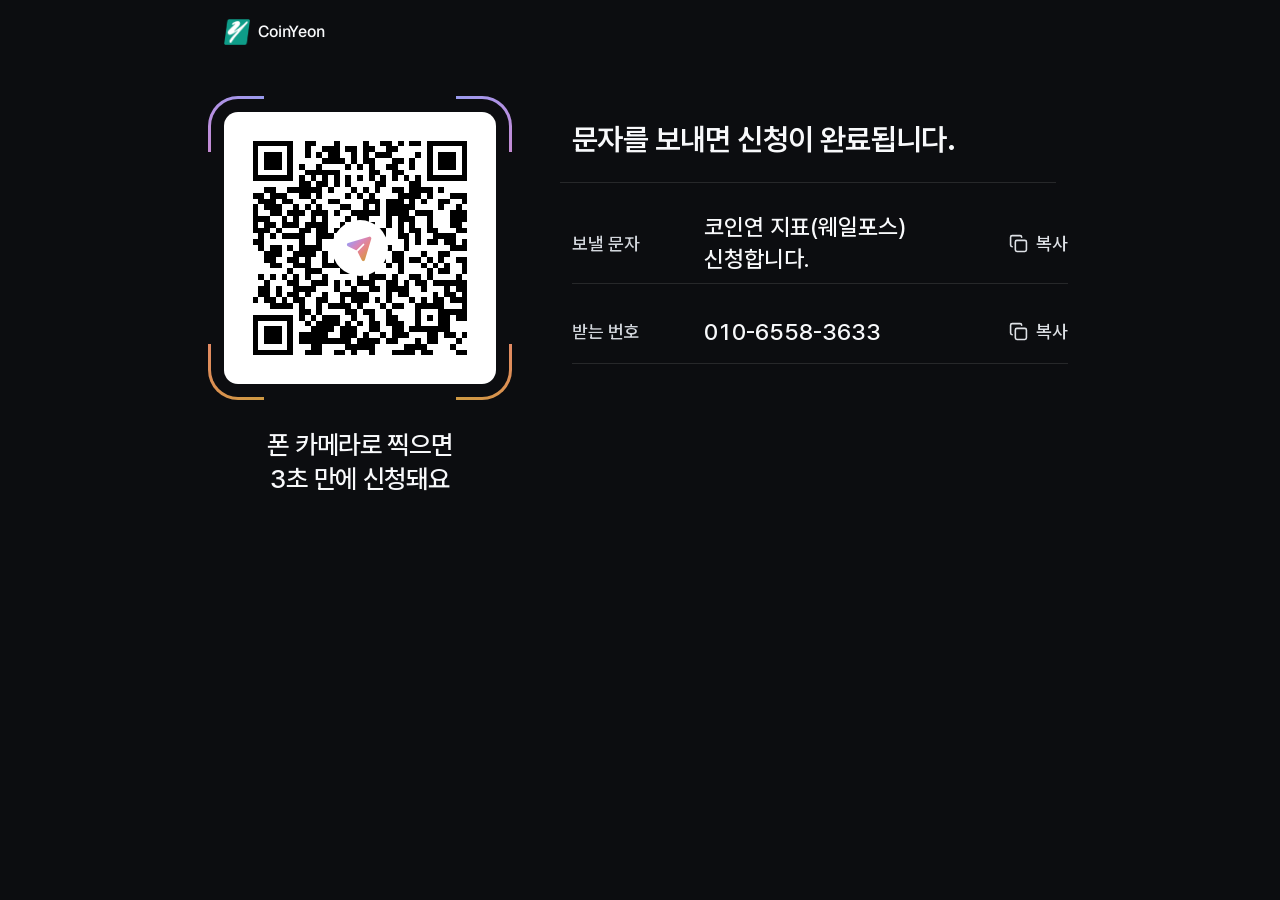
<file: index.html>
<!DOCTYPE html>
<!-- 판 고르기(문자링크 카드 041 · 정식 전 임시) — 서버가 없어 브라우저가 고른다: 판별기 = ua-parser-js 1.0.35(Next 안의 것과 같은 판) · 갈림 = 작업방 src/lib/sms/landing.ts 손님기기() 그대로 -->
<html lang="ko" data-theme="dark">
<head>
<meta charset="utf-8">
<meta name="viewport" content="width=device-width, initial-scale=1, viewport-fit=cover">
<title>CoinYeon</title>
<style>html { background: #0c0d10; }</style>
<noscript><meta http-equiv="refresh" content="0; url=p.html"></noscript>
<script src="ua-parser.min.js"></script>
<script>
  var 판 = "p";
  try {
    var r = new UAParser(navigator.userAgent).getResult();
    if (r.os.name !== "iOS" && r.os.name !== "Android") 판 = "c";
    else if (r.os.name === "iOS" && r.browser.name === "Instagram") 판 = "i";
  } catch (e) { /* 판별기를 못 받으면 폰 판 */ }
  location.replace(판 + ".html");
</script>
</head>
<body></body>
</html>
</file>
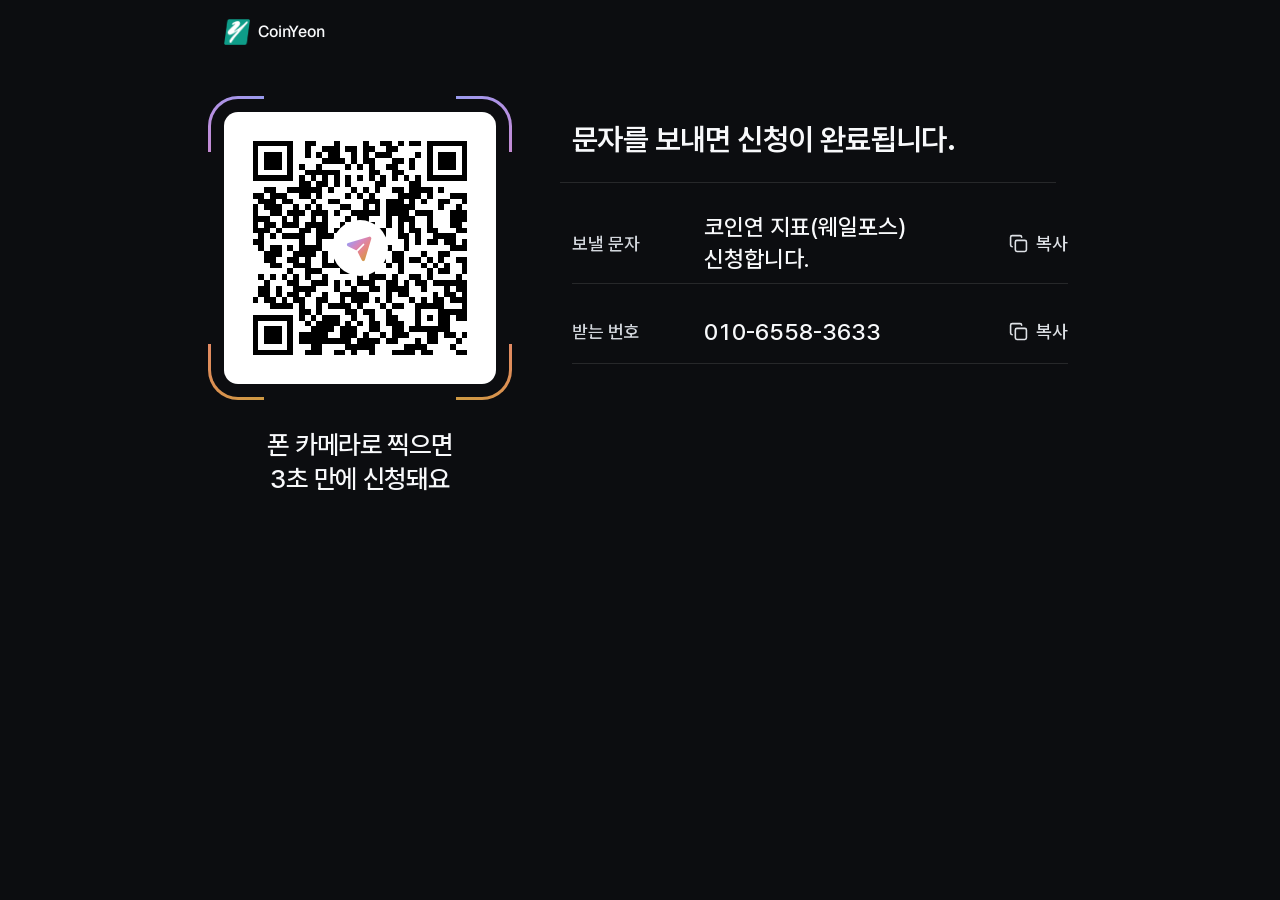
<file: c.html>
<!DOCTYPE html>
<!-- 손님 링크 페이지 — 담곰 합격 시안(`coinyeon-문자링크/mock/sms-landing.html` · 카드 019 · 장부 44줄)을 실물로 (문자링크 카드 035 · `설계_링크페이지.md` 걸음 3)
     ★모양 = 합격 시안 그대로(잠금 A-4 · B-10 · B-13 · C-11 · C-12 · C-16 · 글자 24 · 30 · 26 · 끌어 정한 자리) — 값을 바꾸지 않는다(장부 법 §21)
     바꾼 것 = ①시안 손잡이를 뺐다(보기 바꾸기 · 자동 끄기 · 주소 테마 · 글자 크기 조절 · 덩어리 끌기 · 미리보기 안내 — 값은 잠금 값 그대로)
              ②글은 서버가 넣는다(이 틀의 퍼센트 두 겹 자리 · 이스케이프 — landingPage.ts) · 판마다 그 판 칸만 싣는다(폰 = QR · 워드마크 글꼴 0 · 장부 D-2)
              ③제목 = h1(폰 「누르면 신청됩니다.」 · 컴퓨터 할 일 글) · 대문자 doctype(웹 표준 빚 0 — 지도 [2-1] ③)
              ④글꼴 = 집안 공식 프리텐다드 줄(/mock/pretendard-official.css — 집안 팝업 · 정산 · 등업 화면과 같은 한 줄 · display swap · 운영에 있다)
                · 워드마크 = /fonts/Geist-Variable.woff2(시안과 같은 바이트 — sha256 affce752…)
              ⑤테마 = 다크 기본 + 사이트에서 라이트를 고른 손님은 라이트(사이트 themeInit 과 같은 열쇠 coinyeon-theme · 주소 손잡이 0)
     ⛔손님 글자를 정하지 않는다 — 「누르면 신청됩니다.」 · 「보내기」 · QR 안내 = 담곰 원문(§17 · §28 · 장부 A-2 · A-4) · 문자 · 할 일 글 = 그 링크의 담곰 글 -->
<html lang="ko" data-theme="dark">
<head>
<meta charset="utf-8">
<meta name="viewport" content="width=device-width, initial-scale=1, viewport-fit=cover">
<title>CoinYeon</title>
<script>
  /* 다크 기본(헌장 §3) · 사이트에서 라이트를 고른 손님은 라이트(사이트 themeInit 과 같은 열쇠 — 주소 손잡이 0) */
  try { if (localStorage.getItem("coinyeon-theme") === "light") document.documentElement.dataset.theme = "light"; } catch (e) { /* 저장소가 막히면 다크 그대로 */ }
</script>
<link rel="stylesheet" href="mock/pretendard-official.css">
<style>
/* ════════════════════════════════════════════════════════════════════════════
   손님 링크 페이지 — 광고를 누른 손님이 보는 화면(담곰 합격 · 장부 44줄 · 판정 = 문자링크 방 scripts/요구장부검사.mjs)
   폰 = 코인연 마크 + 「누르면 신청됩니다.」 + 큰 알약 [보내기](2번 · §20) — 보고 판단할 것을 두지 않는다(D-17)
   PC = QR(B 모서리 틀 · 가운데 아이콘) + 할 일 글(담곰이 링크마다) + 보낼 문자·받는 번호 줄마다 복사
   ★담곰 합격판 잠금(장부 B-10 · C-11 · C-12 — 이 값을 바꾸면 ⛔):
     폰 단추 = 3판 「파랑 + 빛 지나감」(§23) — 애플 파랑 단추(apple.com .button 실측 #0071E3 · 흰 글씨 4.7:1) + 텔레그램 t.me 단추 빛 띠(telegram.css:3676 · 5초)
     컴퓨터  = 1판 「인기고래 무지개」(§23) — QR 테두리 = 원래 무지개 색상각(담곰 합격·잠1)에서 청록 구역을 빼고 밝기 고정(oklch L .72 · C .12) · 3.4초 회전
     아이콘  = QR 가운데(§24 「큐알가운데. 이렇게 하자.」) — 텔레그램 웹·왓츠앱 웹 컴퓨터 로그인 QR 문법 · QR 오류 정정 H
   ⛔「보내기」 글자 움직임 금지(§24) — 담곰 뜻 = 글자 생김새(크기부터 · 장부 B-12)
   ★글자 크기 = 담곰이 조절판에서 고른 숫자(§25 — 「보내기」 24 · 할 일 글 30 · QR 안내 26) · 주변 글자는 할 일 글을 따라 정수로(전집 타이포-12 · 타이포-11)
   ★글자에 딸린 값(아이콘 크기 · 아이콘↔글 틈 · QR↔안내 틈 · 할 일 글↔줄 틈 · 이름표 칸 · 줄 칸 틈 · 복사 아이콘·틈)은 글자를 따라간다(§25 · 장부 D-8)
     — 비율 = 담곰 합격판 · 간격은 4px 격자(전집 격자-01) · 아래 :root 의 값 = 시안이 담곰 숫자로 셈한 그 결과(잠금)
     — 아이콘은 글자 크기로 · 글자 기준선에 붙인다(세상 문법 = Font Awesome `vertical-align: -.125em` · Bootstrap Icons 같음) · 단추 높이 64 는 따라가지 않는다(세상 단추 비율 0.33~0.39)
   ⛔청록 = 이 작업의 단추·아이콘·QR 테두리에서 금지(§19·§21 · 금지 구역 = oklch 색상각 140~225°)
   그리기 표준(인기고래 판례 · 정본 coinyeon-whalechart/인기고래_TOP10_20260810/로드맵_그리기병목_20260816.md):
     그림은 한 번만 굽고 transform 으로만 움직인다(합성기 전용 · [C] web.dev) · 회전판은 정사각형이고 한 변 ≥ 상자 대각선(표5) · ⛔링에 overflow:hidden 금지 · 움직임 줄이기 존중
   색 = 운영 실물 토큰 그대로 — 출처 `디자인_지금(운영실물).md` · 글꼴 = 운영과 같은 파일(/fonts/…)
   워드마크 = 집안 상단바 그대로(TopBarFrame.tsx:257-261 — /cy-mark.png 26px + 「CoinYeon」 Geist 16/500 · 자간 -0.01em) · PC 에만
   ════════════════════════════════════════════════════════════════════════════ */
@font-face { font-family: "Geist"; src: url(fonts/Geist-Variable.woff2) format("woff2-variations"); font-weight: 100 900; font-display: block; }

:root {
  --bg:#0c0d10; --surface-1:#181a20; --row-hover:#181a20;
  --text:#f8f9fb; --text-2:#eceef1; --text-muted:#dee1e6; --text-faint:#d2d6dc;
  --hair:#ffffff0f; --hair-strong:#ffffff1c; --up:#1fb6a0; --accent:#1fb6a0;
  --cta-bg:#f0f1f3; --cta-text:#0c0d10;
  --r-ctl:9px; --r-card:14px;
  --font-sans:"Pretendard Variable", system-ui, -apple-system, sans-serif;
  --act:#0071E3;      /* 애플 파랑 — apple.com .button 실측 rgb(0,113,227) · 다크·라이트 같은 값(애플도 같다) */
  --on-act:#ffffff;   /* 파랑 위 글씨 — apple.com 실측 흰색 · 대비 4.70:1 · 집안 선례 = 운영 라이트 --on-accent #fff */
  /* 글자 크기 = 담곰 §25(조절판 손잡이로 고른 숫자 · 잠금)
     「보내기」 24 = 단추 64px × 0.375(세상 단추 0.33~0.39 안 — 애플 「더 알아보기」·텔레그램 「View in Telegram」) · 할 일 글 30 · QR 안내 26
     값 23 · 이름표 18 = 할 일 글 30 을 따라(17/22 · 13/22 — 옛 위계 사다리 그대로)
     글자에 딸린 값 = 담곰 합격판 비율 × 그 글자 → 4px 격자: 아이콘 29 · 틈 12 · 정렬 −5 / QR↔안내 40 / 할 일↔줄 32 / 줄 칸 틈 20 · 이름표 칸 112 / 복사 아이콘 19 · 틈 8 */
  --sz-cta: 24px; --sz-todo: 30px; --sz-val: 23px; --sz-lab: 18px; --sz-qr: 26px;
  --cta-ic: 29px; --cta-gap: 12px; --cta-va: -5px; --qr-gap: 40px; --todo-gap: 32px; --row-gap: 20px; --lab-col: 112px; --cp-ic: 19px; --cp-gap: 8px;
  --plane: url("[data-uri]");
  /* ↑ 담곰이 고른 33번 = Phosphor Fill paper-plane-tilt 원본 380바이트 그대로(문자링크 방 mock/icons/ph_paper-plane-tilt.svg · sha256 ed177b45… = 목록.json) · 요청 0 */
}
:root[data-theme="light"] {
  --bg:#f4f2ee; --surface-1:#fff; --row-hover:#f0eee8;
  --text:#090a0d; --text-2:#181a1f; --text-muted:#26282e; --text-faint:#2c2a25;
  --hair:#28262116; --hair-strong:#28262129; --up:#0e9c88; --accent:#0e9c88;
  --cta-bg:#1b1c1f; --cta-text:#fbfaf7;
}
* { box-sizing: border-box; }
html { background: var(--bg); color-scheme: dark; -webkit-text-size-adjust: 100%; }
html[data-theme="light"] { color-scheme: light; }
body {
  margin: 0; background: var(--bg); color: var(--text);
  font-family: var(--font-sans); font-size: 14px; line-height: 1.5;
  font-variant-numeric: tabular-nums; -webkit-font-smoothing: antialiased; text-rendering: optimizeLegibility;
  word-break: keep-all; overflow-wrap: break-word;
}
button { font: inherit; color: inherit; cursor: pointer; }
:focus-visible { outline: 2px solid var(--text); outline-offset: 3px; }
svg.i { width: 16px; height: 16px; fill: none; stroke: currentColor; stroke-width: 2; stroke-linecap: round; stroke-linejoin: round; flex-shrink: 0; }
[hidden] { display: none !important; }

/* ⛔페이지 상자를 자르지 않는다(overflow: clip) — 진짜 넘침 버그까지 숨긴다(손님시안검문 ① 실측) · 넘침은 자르지 말고 잰다(요구장부검사 D-4) */
main { max-width: 440px; min-height: 100svh; margin: 0 auto; padding: 0 16px; display: flex; flex-direction: column; }
main[data-view="pc"] { max-width: 880px; padding: 0 24px 48px; }
.top { height: 64px; display: flex; align-items: center; }
.wordmark { display: inline-flex; align-items: center; gap: 8px; font-family: "Geist", sans-serif; font-size: 16px; font-weight: 500; letter-spacing: -0.01em; line-height: 1; color: var(--text); }
.wordmark img { display: block; width: 26px; height: 26px; }
.glyph { flex-shrink: 0; display: block; -webkit-mask: var(--plane) center / contain no-repeat; mask: var(--plane) center / contain no-repeat; }

/* ── 폰 — 마크 + 한 줄 + 큰 알약. 둘을 화면 가운데보다 살짝 위(아래 여백을 더 크게)에 둔다 ── */
.ask { flex: 1; display: flex; flex-direction: column; justify-content: center; padding: 48px 0 96px; }
.hero { display: flex; justify-content: center; margin-bottom: 24px; }
.mark { display: block; width: 64px; height: 64px; }   /* C 코인연 마크(§19 「가장 좋아」) · 상단바와 같은 파일 · 로고 자체 색은 그대로(장부 D-1) */
.ask-line { margin: 0; text-align: center; font-size: 28px; font-weight: 600; line-height: 36px; letter-spacing: -0.025em; color: var(--text); }   /* 이 화면의 제목 = 600(전집 타이포-08) */
.cta-wrap { position: relative; margin-top: 32px; isolation: isolate; }
/* 단추 = 2번 알약(§20) · ★3판 잠금(§23 · 장부 B-10): 애플 파랑 면 + 흰 글씨 + 텔레그램 빛 띠.
   단추가 제 안을 자른다(overflow) — 지나가는 빛이 단추 밖으로 못 나가 화면 넓이를 흔들지 않는다(인기고래 「통통」 판례 · [A] W3C CSS Overflow 3) */
.cta {
  position: relative; z-index: 1; overflow: hidden; display: flex; align-items: center; justify-content: center;
  min-height: 64px; padding: 0 24px; border-radius: 999px; background: var(--act);
  color: var(--on-act); font-size: var(--sz-cta); font-weight: 500; text-decoration: none; -webkit-tap-highlight-color: transparent; transition: opacity .15s;
}
.cta:hover, .cta:active { opacity: .92; }
/* 아이콘 + 「보내기」 = 한 줄 한 묶음(단추가 가운데에 둔다 · 장부 B-13) — 아이콘은 글자 기준선에 붙는다(Font Awesome·Bootstrap Icons 문법)
   정렬값 = 글자 잉크 가운데(기준선 위 0.355em — 프리텐다드 500 「보내기」 실측) − 아이콘 잉크 가운데(제 상자 아래에서 0.469 — 33번 원본 실측) → ★정수 px
   (정수가 아니면 기준선이 .5 에 걸릴 때 글자와 아이콘 상자가 따로 반올림돼 1px 어긋났다 · 정수면 같이 반올림된다 — 크로미움·웹킷 18~24 실측 ±0.33px) */
.cta-in { position: relative; z-index: 1; white-space: nowrap; }
.cta .glyph { display: inline-block; width: var(--cta-ic); height: var(--cta-ic); margin-inline-end: var(--cta-gap); vertical-align: var(--cta-va); background: var(--on-act); }
/* 「보내기」(.cta-label) = 담곰 글자 그대로 · 글꼴 그대로 · 굵기 500(전집 타이포-08 — 600 은 행 식별자·섹션 제목에만) · 크기 = 단추에서 물려받음(장부 B-12) · ⛔움직임 없음(§24)
   ★가운데 = 아이콘+글자 한 묶음을 단추 가운데(담곰 합격 · 장부 B-13 잠금 · §27 「그냥 아이콘+글자를 한 묶음으로 해서 버튼 안에 가운데정렬」) */
.shine { position: absolute; inset: 0; z-index: 0; border-radius: inherit; overflow: hidden; pointer-events: none; }   /* 텔레그램 빛 띠(면 안 — 자를 테두리가 없다) */
.shine::before {
  content: ""; position: absolute; inset: 0; transform: translateX(-100%); animation: shine 5s linear infinite; will-change: transform;
  background: linear-gradient(270deg, rgba(100, 181, 239, 0) 48.44%, #64b5ef 75.52%, rgba(100, 181, 239, 0) 100%);   /* telegram.css:3676 그대로 */
}
@keyframes shine { 0% { transform: translateX(-100%); } 23% { transform: translateX(100%); } 100% { transform: translateX(100%); } }   /* 텔레그램 리듬 = 5초 중 약 1.2초 지나가고 쉰다 */

/* ── 컴퓨터 — 왼쪽 QR(주력) · 오른쪽 = QR 을 못 찍는 손님의 길 ── */
.body { margin-top: 48px; display: grid; grid-template-columns: 272px minmax(0, 1fr); column-gap: 64px; align-items: start; }
.qr-frame { position: relative; isolation: isolate; }
.qr img { position: relative; z-index: 1; display: block; width: 272px; height: 272px; padding: 16px; border: 1px solid var(--hair-strong); border-radius: var(--r-card); background: #fff; }   /* QR 은 밝은 바탕이어야 찍힌다 */
/* QR 테두리 = B 모서리 틀(담곰 「B로 가자」) 에 도는 빛(§21 「인기고래 테두리만들 때처럼」) · ★1판 잠금(§23 · 장부 C-11)
   리본(border-box − padding-box) ∩ 네 모서리(가로 띠 ∩ 세로 띠) — 한 장의 회전판이 네 모서리를 함께 돈다 */
.qring { position: absolute; z-index: 0; inset: -16px; border: 3px solid transparent; border-radius: 30px; pointer-events: none;   /* 30 = QR 모서리 14 + 틈 16 → 같은 중심으로 휜다 */
  -webkit-mask:
    linear-gradient(to bottom, #000 56px, transparent 56px calc(100% - 56px), #000 calc(100% - 56px)) border-box,
    linear-gradient(to right,  #000 56px, transparent 56px calc(100% - 56px), #000 calc(100% - 56px)) border-box,
    linear-gradient(#000, #000) padding-box, linear-gradient(#000, #000) border-box;
  -webkit-mask-composite: source-in, source-in, xor;
  mask:
    linear-gradient(to bottom, #000 56px, transparent 56px calc(100% - 56px), #000 calc(100% - 56px)) border-box,
    linear-gradient(to right,  #000 56px, transparent 56px calc(100% - 56px), #000 calc(100% - 56px)) border-box,
    linear-gradient(#000, #000) padding-box, linear-gradient(#000, #000) border-box;
  mask-composite: intersect, intersect, exclude; }
/* 도는 빛 — 그림(conic)은 한 번 굽고 transform 으로만 돈다(인기고래 판례 · 합성기 전용) · 틀(304×304)의 대각선 430 ≤ 150% = 456 (표5)
   색 = 1판 인기고래 무지개: 색상각 233.6 · 287.7 · 339.8 · 23.8 · 73.8 · 104.5(원래 무지개 실측) · L .72 · C .12 · 거울(이음매 없이 · 청록을 지나지 않게)
   두 줄 = 「hex 안전판 → oklch」(인기고래 2단 문법 — oklch 를 모르는 기기는 첫 줄) */
.qring::before {
  content: ""; position: absolute; top: 50%; left: 50%; width: 150%; aspect-ratio: 1; translate: -50% -50%;
  animation: ring-spin 3.4s linear infinite; will-change: transform;
  background: conic-gradient(#49b1e4, #a198ec, #d686bc, #e68580, #d19846, #b1a846, #d19846, #e68580, #d686bc, #a198ec, #49b1e4);
  background: conic-gradient(in oklch, oklch(.72 .12 233.6), oklch(.72 .12 287.7), oklch(.72 .12 339.8), oklch(.72 .12 23.8), oklch(.72 .12 73.8), oklch(.72 .12 104.5), oklch(.72 .12 73.8), oklch(.72 .12 23.8), oklch(.72 .12 339.8), oklch(.72 .12 287.7), oklch(.72 .12 233.6));
}
@keyframes ring-spin { to { transform: rotate(360deg); } }
/* 아이콘 = QR 가운데(§24 확정 · 텔레그램 웹·왓츠앱 웹 실물) — QR 의 흰 바탕을 둥글게 비우고(QR 자신의 흰색 = 상자가 아니다 · 타일 금지 DESIGN 07-21)
   그 위에 33번 아이콘(1판 무지개 · §23 잠금 C-11). 가린 칸은 QR 오류 정정 H(30%)가 되살린다 — 가린 넓이 ≈ QR 의 4.3%(지름 56 / 그림 240) · 실제로 읽히는지 = 요구장부검사 C-12(jsQR) */
.qr-mark { position: absolute; z-index: 2; top: 50%; left: 50%; width: 56px; height: 56px; translate: -50% -50%; border-radius: 50%; background: #fff; display: grid; place-items: center; pointer-events: none; }
#pc-icon { width: 28px; height: 28px; background: linear-gradient(135deg, #49b1e4, #a198ec, #d686bc, #e68580, #d19846, #b1a846); }
/* QR 안내 — 글 = 담곰 새 멘트(§28 · 장부 A-4) · 크기 = 담곰 숫자(C-13) · 글 폭 = QR 그림 폭(240) → 두 줄로 고르게(balance · keep-all 이라 띄어쓰기에서만 끊긴다)
   QR 과의 틈 = 도는 틀 밖 16(틀 규격) + 글자를 따르는 틈(합격판 18 일 때 16 · 장부 C-14 · 담곰 §25 「약간 여백」) */
.qr-call { margin: var(--qr-gap) 0 0; text-align: center; font-size: var(--sz-qr); font-weight: 500; line-height: calc(var(--sz-qr) + 8px); letter-spacing: -0.01em; color: var(--text); }
.qr-call span { display: inline-block; max-width: 240px; text-wrap: balance; }

/* 할 일 — 할 일 글 → 보낼 것 두 줄. ★왼끝은 한 선(전집 밀·정렬-01 「제목·리드·표 왼끝 = 0 기준선 하나」) · 크기 = 담곰 숫자(C-13) · 주변 글자 = 할 일 글을 따라(타이포-12) */
.todo { container-type: inline-size; }
.pc-line { margin: 0; font-size: var(--sz-todo); font-weight: 600; line-height: calc(var(--sz-todo) + 8px); letter-spacing: -0.02em; color: var(--text); }
/* 할 일 글↔줄 틈 · 이름표 칸 · 줄 칸 틈 = 글자를 따른다(장부 D-8 · 합격판 = 할 일 22 일 때 24 · 이름표 13 일 때 칸 80 · 값 17 일 때 16) · 줄 높이 64 는 집안 골격(따라가지 않는다) */
.rows { margin-top: var(--todo-gap); border-top: 1px solid var(--hair-strong); }
.row { display: grid; grid-template-columns: var(--lab-col) minmax(0, 1fr) auto; align-items: center; column-gap: var(--row-gap); min-height: 64px; padding: 8px 0; border-bottom: 1px solid var(--hair-strong); }
.label { font-size: var(--sz-lab); font-weight: 500; color: var(--text-faint); white-space: nowrap; }
.val { font-size: var(--sz-val); font-weight: 500; line-height: calc(var(--sz-val) + 9px); color: var(--text); text-wrap: pretty; }
.val .w { white-space: nowrap; }   /* 띄어쓰기에서만 끊는다 — 크로미움은 keep-all 이어도 「#」과 한글 사이를 끊는다(실측 · 「#」/「광철」 §20) */
/* 칸이 좁으면(창이 좁은 컴퓨터) 이름표를 값 위로 — 값이 줄 폭을 다 쓴다(행 재구성 · 전집 모바일-01 · [A] W3C 컨테이너 쿼리) */
@container (max-width: 420px) { .row { grid-template-columns: minmax(0, 1fr) auto; row-gap: 4px; } .row .label { grid-column: 1 / -1; } }
.tbtn { display: inline-flex; align-items: center; gap: var(--cp-gap); min-height: 44px; padding: 0 0 0 8px; background: none; border: 0; color: var(--text-muted); font-size: var(--sz-lab); font-weight: 500; white-space: nowrap; }
.tbtn:hover { color: var(--text); }
.tbtn .i { width: var(--cp-ic); height: var(--cp-ic); }   /* 복사 아이콘·틈 = 「복사」 글자를 따른다(합격판 = 13 일 때 14 · 틈 6 → 4px 격자) */

main[data-view="pc"] .phone-only, main:not([data-view="pc"]) .pc-only { display: none; }

/* 덩어리 위치 — ★담곰 합격 자리(§27 「컴퓨터 화면은 이렇게」 · 장부 C-16 잠금 · 시안판에서 담곰이 끌어 정한 값 · 4px 칸 · 그림 문자링크 방 mock/ref/담곰_027_컴퓨터_합격위치.png) */
[data-move="call"] { --bx: 0px; --by: 4px; }
[data-move="todo"] { --bx: 12px; --by: 8px; }
[data-move="msg"] { --bx: 12px; --by: 20px; }
[data-move="num"] { --bx: 12px; --by: 36px; }
[data-move] { translate: var(--bx, 0px) var(--by, 0px); }

@media (prefers-reduced-motion: reduce) { .qring::before, .shine::before { animation: none; } * { transition: none !important; } }
</style>
</head>
<body>
<main data-view="pc">


  <header class="top pc-only"><span class="wordmark" data-part="brand"><img src="cy-mark.png" alt="" width="26" height="26">CoinYeon</span></header>

  <!-- 컴퓨터 -->
  <div class="body pc-only">
    <div class="qr" data-part="qr">
      <div class="qr-frame" data-move="qr"><img id="qr" src="[data-uri]" alt="QR" width="272" height="272"><i class="qring" data-part="qr-ring" aria-hidden="true"></i><span class="qr-mark" data-part="qr-mark" aria-hidden="true"><span class="glyph" id="pc-icon" data-part="pc-icon"></span></span></div>
      <p class="qr-call" data-part="qr-call" data-move="call"><span id="qr-call-text">폰 카메라로 찍으면 3초 만에 신청돼요</span></p>
    </div>

    <section class="todo" aria-label="문자로 직접 보내기">
      <h1 class="pc-line" id="pc-line" data-part="pc-line" data-move="todo"><span id="pc-line-text">문자를 보내면 신청이 완료됩니다.</span></h1>
      <div class="rows">
        <div class="row" data-part="message" data-move="msg"><span class="label">보낼 문자</span><span class="val" id="msg"><span class="w">코인연</span> <span class="w">지표(웨일포스)</span> <span class="w">신청합니다.</span></span><button type="button" class="tbtn" data-copy="msg" aria-label="보낼 문자 복사"><svg class="i" viewBox="0 0 24 24" aria-hidden="true"><rect width="14" height="14" x="8" y="8" rx="2" ry="2"/><path d="M4 16c-1.1 0-2-.9-2-2V4c0-1.1.9-2 2-2h10c1.1 0 2 .9 2 2"/></svg>복사</button></div>
        <div class="row" data-part="number" data-move="num"><span class="label">받는 번호</span><span class="val" id="num">010-6558-3633</span><button type="button" class="tbtn" data-copy="num" aria-label="받는 번호 복사"><svg class="i" viewBox="0 0 24 24" aria-hidden="true"><rect width="14" height="14" x="8" y="8" rx="2" ry="2"/><path d="M4 16c-1.1 0-2-.9-2-2V4c0-1.1.9-2 2-2h10c1.1 0 2 .9 2 2"/></svg>복사</button></div>
      </div>
    </section>
  </div>

</main>

<script>
/* ════════════════════════════════════════════════════════════════════════════
   동작 — 실측으로 정해진 그대로(D-15 · 2026-10-05 담곰 폰)
     폰(카톡·안드로이드 인스타·바깥 브라우저) = 열자마자 한 번 자동 + 같은 단추 · 아이폰 인스타 = 단추만(자동은 오류 화면)
     PC = 자동 안 함(D-4) · 누르는 sms 단추도 없음(D-17) · 문자 주소 형식 = B(`?&body=` — 시험한 모든 곳에서 ✅)
   ⛔손님 글자를 고치지 않는다 — 글은 서버가 그 링크의 담곰 글 그대로 넣었다(D-6 · D-10 · D-17).
   기기 = 서버가 판별해 main 에 적었다(Next 내장 userAgent · 문자링크 방 손님기기()와 같은 갈림 · R-22)
   ════════════════════════════════════════════════════════════════════════════ */
const 기계기록 = [];   /* 기계 시험(navigator.webdriver) 때 열려던 주소 — 바깥 앱 대신 여기에 적는다 */
const 아이콘 = { check: '<svg class="i" viewBox="0 0 24 24" aria-hidden="true"><path d="M20 6 9 17l-5-5"/></svg>' };
const 기기 = document.querySelector("main").dataset.view;

/* 바깥 앱 열기 — ⛔기계 시험 중엔 실제로 열지 않는다(담곰 PC 는 sms 를 크롬이 열게 설정 — 완전체 크롬 = 계정 잠금 위험) */
function 바깥열기(주소) {
  if (navigator.webdriver) { 기계기록.push(주소); return; }
  location.href = 주소;
}
function 자동열쇠() { return "자동:" + location.pathname + location.search; }
function 이미자동() { try { return sessionStorage.getItem(자동열쇠()) === "1"; } catch { return false; } }
/* 자동은 폰에서만(아이폰 인스타는 안 한다 — D-15 · 컴퓨터는 안 한다 — D-4) · 한 번만(뒤로 돌아온 손님에게 다시 열지 않는다) */
function 자동시도() {
  if (기기 !== "phone" || 이미자동()) return;
  try { sessionStorage.setItem(자동열쇠(), "1"); } catch { /* 사생활 모드 — 새로고침 때 한 번 더 열려도 해롭지 않다 */ }
  바깥열기(document.getElementById("send").getAttribute("href"));
}

/* 복사 — 보낼 문자 · 받는 번호(화면의 글 그대로) */
async function 복사(종류, 단추) {
  const 글 = document.getElementById(종류 === "num" ? "num" : "msg").textContent;
  let 됨 = false;
  try { await navigator.clipboard.writeText(글); 됨 = true; } catch {
    /* http 주소(LAN)·앱 속 브라우저에선 clipboard API 가 막힐 수 있다 → 표준 대체(execCommand) */
    const t = document.createElement("textarea"); t.value = 글; t.setAttribute("readonly", ""); t.style.position = "fixed"; t.style.opacity = "0";
    document.body.appendChild(t); t.select(); try { 됨 = document.execCommand("copy"); } catch { /* 못 하면 표시를 안 붙인다 */ } t.remove();
  }
  if (!됨) return;
  const 전 = 단추.innerHTML;
  단추.dataset.done = "1"; 단추.innerHTML = `${아이콘.check}복사됨`;
  setTimeout(() => { 단추.dataset.done = ""; 단추.innerHTML = 전; }, 1500);
}

document.addEventListener("click", (e) => {
  const c = e.target.closest("[data-copy]");
  if (c) { 복사(c.dataset.copy, c); return; }
  const a = e.target.closest('a[href^="sms:"]');
  if (a && navigator.webdriver) { e.preventDefault(); 기계기록.push(a.getAttribute("href")); } /* 바깥열기() 와 같은 이유 */
});

자동시도();
</script>
</body>
</html>
</file>
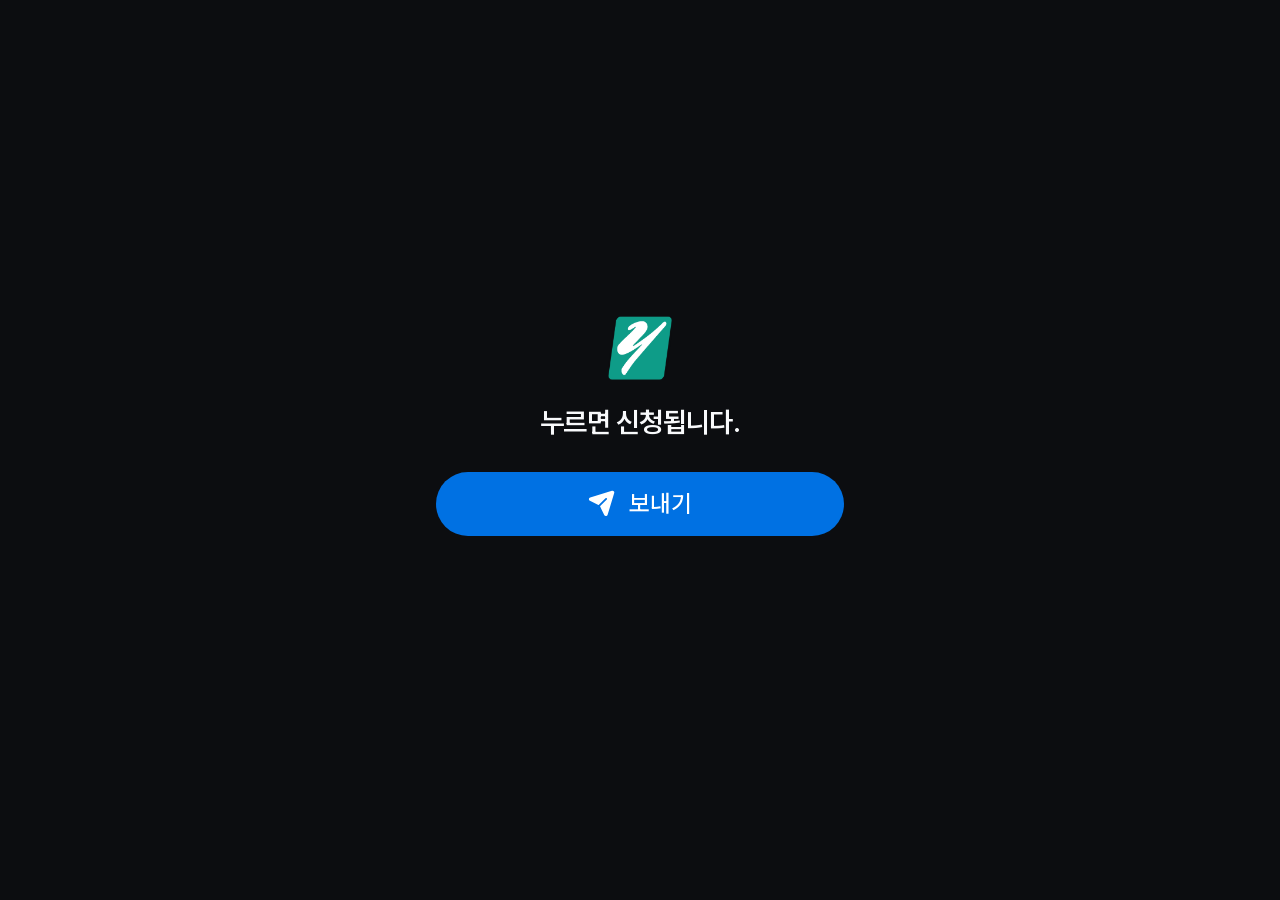
<file: i.html>
<!DOCTYPE html>
<!-- 손님 링크 페이지 — 담곰 합격 시안(`coinyeon-문자링크/mock/sms-landing.html` · 카드 019 · 장부 44줄)을 실물로 (문자링크 카드 035 · `설계_링크페이지.md` 걸음 3)
     ★모양 = 합격 시안 그대로(잠금 A-4 · B-10 · B-13 · C-11 · C-12 · C-16 · 글자 24 · 30 · 26 · 끌어 정한 자리) — 값을 바꾸지 않는다(장부 법 §21)
     바꾼 것 = ①시안 손잡이를 뺐다(보기 바꾸기 · 자동 끄기 · 주소 테마 · 글자 크기 조절 · 덩어리 끌기 · 미리보기 안내 — 값은 잠금 값 그대로)
              ②글은 서버가 넣는다(이 틀의 퍼센트 두 겹 자리 · 이스케이프 — landingPage.ts) · 판마다 그 판 칸만 싣는다(폰 = QR · 워드마크 글꼴 0 · 장부 D-2)
              ③제목 = h1(폰 「누르면 신청됩니다.」 · 컴퓨터 할 일 글) · 대문자 doctype(웹 표준 빚 0 — 지도 [2-1] ③)
              ④글꼴 = 집안 공식 프리텐다드 줄(/mock/pretendard-official.css — 집안 팝업 · 정산 · 등업 화면과 같은 한 줄 · display swap · 운영에 있다)
                · 워드마크 = /fonts/Geist-Variable.woff2(시안과 같은 바이트 — sha256 affce752…)
              ⑤테마 = 다크 기본 + 사이트에서 라이트를 고른 손님은 라이트(사이트 themeInit 과 같은 열쇠 coinyeon-theme · 주소 손잡이 0)
     ⛔손님 글자를 정하지 않는다 — 「누르면 신청됩니다.」 · 「보내기」 · QR 안내 = 담곰 원문(§17 · §28 · 장부 A-2 · A-4) · 문자 · 할 일 글 = 그 링크의 담곰 글 -->
<html lang="ko" data-theme="dark">
<head>
<meta charset="utf-8">
<meta name="viewport" content="width=device-width, initial-scale=1, viewport-fit=cover">
<title>CoinYeon</title>
<script>
  /* 다크 기본(헌장 §3) · 사이트에서 라이트를 고른 손님은 라이트(사이트 themeInit 과 같은 열쇠 — 주소 손잡이 0) */
  try { if (localStorage.getItem("coinyeon-theme") === "light") document.documentElement.dataset.theme = "light"; } catch (e) { /* 저장소가 막히면 다크 그대로 */ }
</script>
<link rel="stylesheet" href="mock/pretendard-official.css">
<style>
/* ════════════════════════════════════════════════════════════════════════════
   손님 링크 페이지 — 광고를 누른 손님이 보는 화면(담곰 합격 · 장부 44줄 · 판정 = 문자링크 방 scripts/요구장부검사.mjs)
   폰 = 코인연 마크 + 「누르면 신청됩니다.」 + 큰 알약 [보내기](2번 · §20) — 보고 판단할 것을 두지 않는다(D-17)
   PC = QR(B 모서리 틀 · 가운데 아이콘) + 할 일 글(담곰이 링크마다) + 보낼 문자·받는 번호 줄마다 복사
   ★담곰 합격판 잠금(장부 B-10 · C-11 · C-12 — 이 값을 바꾸면 ⛔):
     폰 단추 = 3판 「파랑 + 빛 지나감」(§23) — 애플 파랑 단추(apple.com .button 실측 #0071E3 · 흰 글씨 4.7:1) + 텔레그램 t.me 단추 빛 띠(telegram.css:3676 · 5초)
     컴퓨터  = 1판 「인기고래 무지개」(§23) — QR 테두리 = 원래 무지개 색상각(담곰 합격·잠1)에서 청록 구역을 빼고 밝기 고정(oklch L .72 · C .12) · 3.4초 회전
     아이콘  = QR 가운데(§24 「큐알가운데. 이렇게 하자.」) — 텔레그램 웹·왓츠앱 웹 컴퓨터 로그인 QR 문법 · QR 오류 정정 H
   ⛔「보내기」 글자 움직임 금지(§24) — 담곰 뜻 = 글자 생김새(크기부터 · 장부 B-12)
   ★글자 크기 = 담곰이 조절판에서 고른 숫자(§25 — 「보내기」 24 · 할 일 글 30 · QR 안내 26) · 주변 글자는 할 일 글을 따라 정수로(전집 타이포-12 · 타이포-11)
   ★글자에 딸린 값(아이콘 크기 · 아이콘↔글 틈 · QR↔안내 틈 · 할 일 글↔줄 틈 · 이름표 칸 · 줄 칸 틈 · 복사 아이콘·틈)은 글자를 따라간다(§25 · 장부 D-8)
     — 비율 = 담곰 합격판 · 간격은 4px 격자(전집 격자-01) · 아래 :root 의 값 = 시안이 담곰 숫자로 셈한 그 결과(잠금)
     — 아이콘은 글자 크기로 · 글자 기준선에 붙인다(세상 문법 = Font Awesome `vertical-align: -.125em` · Bootstrap Icons 같음) · 단추 높이 64 는 따라가지 않는다(세상 단추 비율 0.33~0.39)
   ⛔청록 = 이 작업의 단추·아이콘·QR 테두리에서 금지(§19·§21 · 금지 구역 = oklch 색상각 140~225°)
   그리기 표준(인기고래 판례 · 정본 coinyeon-whalechart/인기고래_TOP10_20260810/로드맵_그리기병목_20260816.md):
     그림은 한 번만 굽고 transform 으로만 움직인다(합성기 전용 · [C] web.dev) · 회전판은 정사각형이고 한 변 ≥ 상자 대각선(표5) · ⛔링에 overflow:hidden 금지 · 움직임 줄이기 존중
   색 = 운영 실물 토큰 그대로 — 출처 `디자인_지금(운영실물).md` · 글꼴 = 운영과 같은 파일(/fonts/…)
   워드마크 = 집안 상단바 그대로(TopBarFrame.tsx:257-261 — /cy-mark.png 26px + 「CoinYeon」 Geist 16/500 · 자간 -0.01em) · PC 에만
   ════════════════════════════════════════════════════════════════════════════ */
@font-face { font-family: "Geist"; src: url(fonts/Geist-Variable.woff2) format("woff2-variations"); font-weight: 100 900; font-display: block; }

:root {
  --bg:#0c0d10; --surface-1:#181a20; --row-hover:#181a20;
  --text:#f8f9fb; --text-2:#eceef1; --text-muted:#dee1e6; --text-faint:#d2d6dc;
  --hair:#ffffff0f; --hair-strong:#ffffff1c; --up:#1fb6a0; --accent:#1fb6a0;
  --cta-bg:#f0f1f3; --cta-text:#0c0d10;
  --r-ctl:9px; --r-card:14px;
  --font-sans:"Pretendard Variable", system-ui, -apple-system, sans-serif;
  --act:#0071E3;      /* 애플 파랑 — apple.com .button 실측 rgb(0,113,227) · 다크·라이트 같은 값(애플도 같다) */
  --on-act:#ffffff;   /* 파랑 위 글씨 — apple.com 실측 흰색 · 대비 4.70:1 · 집안 선례 = 운영 라이트 --on-accent #fff */
  /* 글자 크기 = 담곰 §25(조절판 손잡이로 고른 숫자 · 잠금)
     「보내기」 24 = 단추 64px × 0.375(세상 단추 0.33~0.39 안 — 애플 「더 알아보기」·텔레그램 「View in Telegram」) · 할 일 글 30 · QR 안내 26
     값 23 · 이름표 18 = 할 일 글 30 을 따라(17/22 · 13/22 — 옛 위계 사다리 그대로)
     글자에 딸린 값 = 담곰 합격판 비율 × 그 글자 → 4px 격자: 아이콘 29 · 틈 12 · 정렬 −5 / QR↔안내 40 / 할 일↔줄 32 / 줄 칸 틈 20 · 이름표 칸 112 / 복사 아이콘 19 · 틈 8 */
  --sz-cta: 24px; --sz-todo: 30px; --sz-val: 23px; --sz-lab: 18px; --sz-qr: 26px;
  --cta-ic: 29px; --cta-gap: 12px; --cta-va: -5px; --qr-gap: 40px; --todo-gap: 32px; --row-gap: 20px; --lab-col: 112px; --cp-ic: 19px; --cp-gap: 8px;
  --plane: url("[data-uri]");
  /* ↑ 담곰이 고른 33번 = Phosphor Fill paper-plane-tilt 원본 380바이트 그대로(문자링크 방 mock/icons/ph_paper-plane-tilt.svg · sha256 ed177b45… = 목록.json) · 요청 0 */
}
:root[data-theme="light"] {
  --bg:#f4f2ee; --surface-1:#fff; --row-hover:#f0eee8;
  --text:#090a0d; --text-2:#181a1f; --text-muted:#26282e; --text-faint:#2c2a25;
  --hair:#28262116; --hair-strong:#28262129; --up:#0e9c88; --accent:#0e9c88;
  --cta-bg:#1b1c1f; --cta-text:#fbfaf7;
}
* { box-sizing: border-box; }
html { background: var(--bg); color-scheme: dark; -webkit-text-size-adjust: 100%; }
html[data-theme="light"] { color-scheme: light; }
body {
  margin: 0; background: var(--bg); color: var(--text);
  font-family: var(--font-sans); font-size: 14px; line-height: 1.5;
  font-variant-numeric: tabular-nums; -webkit-font-smoothing: antialiased; text-rendering: optimizeLegibility;
  word-break: keep-all; overflow-wrap: break-word;
}
button { font: inherit; color: inherit; cursor: pointer; }
:focus-visible { outline: 2px solid var(--text); outline-offset: 3px; }
svg.i { width: 16px; height: 16px; fill: none; stroke: currentColor; stroke-width: 2; stroke-linecap: round; stroke-linejoin: round; flex-shrink: 0; }
[hidden] { display: none !important; }

/* ⛔페이지 상자를 자르지 않는다(overflow: clip) — 진짜 넘침 버그까지 숨긴다(손님시안검문 ① 실측) · 넘침은 자르지 말고 잰다(요구장부검사 D-4) */
main { max-width: 440px; min-height: 100svh; margin: 0 auto; padding: 0 16px; display: flex; flex-direction: column; }
main[data-view="pc"] { max-width: 880px; padding: 0 24px 48px; }
.top { height: 64px; display: flex; align-items: center; }
.wordmark { display: inline-flex; align-items: center; gap: 8px; font-family: "Geist", sans-serif; font-size: 16px; font-weight: 500; letter-spacing: -0.01em; line-height: 1; color: var(--text); }
.wordmark img { display: block; width: 26px; height: 26px; }
.glyph { flex-shrink: 0; display: block; -webkit-mask: var(--plane) center / contain no-repeat; mask: var(--plane) center / contain no-repeat; }

/* ── 폰 — 마크 + 한 줄 + 큰 알약. 둘을 화면 가운데보다 살짝 위(아래 여백을 더 크게)에 둔다 ── */
.ask { flex: 1; display: flex; flex-direction: column; justify-content: center; padding: 48px 0 96px; }
.hero { display: flex; justify-content: center; margin-bottom: 24px; }
.mark { display: block; width: 64px; height: 64px; }   /* C 코인연 마크(§19 「가장 좋아」) · 상단바와 같은 파일 · 로고 자체 색은 그대로(장부 D-1) */
.ask-line { margin: 0; text-align: center; font-size: 28px; font-weight: 600; line-height: 36px; letter-spacing: -0.025em; color: var(--text); }   /* 이 화면의 제목 = 600(전집 타이포-08) */
.cta-wrap { position: relative; margin-top: 32px; isolation: isolate; }
/* 단추 = 2번 알약(§20) · ★3판 잠금(§23 · 장부 B-10): 애플 파랑 면 + 흰 글씨 + 텔레그램 빛 띠.
   단추가 제 안을 자른다(overflow) — 지나가는 빛이 단추 밖으로 못 나가 화면 넓이를 흔들지 않는다(인기고래 「통통」 판례 · [A] W3C CSS Overflow 3) */
.cta {
  position: relative; z-index: 1; overflow: hidden; display: flex; align-items: center; justify-content: center;
  min-height: 64px; padding: 0 24px; border-radius: 999px; background: var(--act);
  color: var(--on-act); font-size: var(--sz-cta); font-weight: 500; text-decoration: none; -webkit-tap-highlight-color: transparent; transition: opacity .15s;
}
.cta:hover, .cta:active { opacity: .92; }
/* 아이콘 + 「보내기」 = 한 줄 한 묶음(단추가 가운데에 둔다 · 장부 B-13) — 아이콘은 글자 기준선에 붙는다(Font Awesome·Bootstrap Icons 문법)
   정렬값 = 글자 잉크 가운데(기준선 위 0.355em — 프리텐다드 500 「보내기」 실측) − 아이콘 잉크 가운데(제 상자 아래에서 0.469 — 33번 원본 실측) → ★정수 px
   (정수가 아니면 기준선이 .5 에 걸릴 때 글자와 아이콘 상자가 따로 반올림돼 1px 어긋났다 · 정수면 같이 반올림된다 — 크로미움·웹킷 18~24 실측 ±0.33px) */
.cta-in { position: relative; z-index: 1; white-space: nowrap; }
.cta .glyph { display: inline-block; width: var(--cta-ic); height: var(--cta-ic); margin-inline-end: var(--cta-gap); vertical-align: var(--cta-va); background: var(--on-act); }
/* 「보내기」(.cta-label) = 담곰 글자 그대로 · 글꼴 그대로 · 굵기 500(전집 타이포-08 — 600 은 행 식별자·섹션 제목에만) · 크기 = 단추에서 물려받음(장부 B-12) · ⛔움직임 없음(§24)
   ★가운데 = 아이콘+글자 한 묶음을 단추 가운데(담곰 합격 · 장부 B-13 잠금 · §27 「그냥 아이콘+글자를 한 묶음으로 해서 버튼 안에 가운데정렬」) */
.shine { position: absolute; inset: 0; z-index: 0; border-radius: inherit; overflow: hidden; pointer-events: none; }   /* 텔레그램 빛 띠(면 안 — 자를 테두리가 없다) */
.shine::before {
  content: ""; position: absolute; inset: 0; transform: translateX(-100%); animation: shine 5s linear infinite; will-change: transform;
  background: linear-gradient(270deg, rgba(100, 181, 239, 0) 48.44%, #64b5ef 75.52%, rgba(100, 181, 239, 0) 100%);   /* telegram.css:3676 그대로 */
}
@keyframes shine { 0% { transform: translateX(-100%); } 23% { transform: translateX(100%); } 100% { transform: translateX(100%); } }   /* 텔레그램 리듬 = 5초 중 약 1.2초 지나가고 쉰다 */

/* ── 컴퓨터 — 왼쪽 QR(주력) · 오른쪽 = QR 을 못 찍는 손님의 길 ── */
.body { margin-top: 48px; display: grid; grid-template-columns: 272px minmax(0, 1fr); column-gap: 64px; align-items: start; }
.qr-frame { position: relative; isolation: isolate; }
.qr img { position: relative; z-index: 1; display: block; width: 272px; height: 272px; padding: 16px; border: 1px solid var(--hair-strong); border-radius: var(--r-card); background: #fff; }   /* QR 은 밝은 바탕이어야 찍힌다 */
/* QR 테두리 = B 모서리 틀(담곰 「B로 가자」) 에 도는 빛(§21 「인기고래 테두리만들 때처럼」) · ★1판 잠금(§23 · 장부 C-11)
   리본(border-box − padding-box) ∩ 네 모서리(가로 띠 ∩ 세로 띠) — 한 장의 회전판이 네 모서리를 함께 돈다 */
.qring { position: absolute; z-index: 0; inset: -16px; border: 3px solid transparent; border-radius: 30px; pointer-events: none;   /* 30 = QR 모서리 14 + 틈 16 → 같은 중심으로 휜다 */
  -webkit-mask:
    linear-gradient(to bottom, #000 56px, transparent 56px calc(100% - 56px), #000 calc(100% - 56px)) border-box,
    linear-gradient(to right,  #000 56px, transparent 56px calc(100% - 56px), #000 calc(100% - 56px)) border-box,
    linear-gradient(#000, #000) padding-box, linear-gradient(#000, #000) border-box;
  -webkit-mask-composite: source-in, source-in, xor;
  mask:
    linear-gradient(to bottom, #000 56px, transparent 56px calc(100% - 56px), #000 calc(100% - 56px)) border-box,
    linear-gradient(to right,  #000 56px, transparent 56px calc(100% - 56px), #000 calc(100% - 56px)) border-box,
    linear-gradient(#000, #000) padding-box, linear-gradient(#000, #000) border-box;
  mask-composite: intersect, intersect, exclude; }
/* 도는 빛 — 그림(conic)은 한 번 굽고 transform 으로만 돈다(인기고래 판례 · 합성기 전용) · 틀(304×304)의 대각선 430 ≤ 150% = 456 (표5)
   색 = 1판 인기고래 무지개: 색상각 233.6 · 287.7 · 339.8 · 23.8 · 73.8 · 104.5(원래 무지개 실측) · L .72 · C .12 · 거울(이음매 없이 · 청록을 지나지 않게)
   두 줄 = 「hex 안전판 → oklch」(인기고래 2단 문법 — oklch 를 모르는 기기는 첫 줄) */
.qring::before {
  content: ""; position: absolute; top: 50%; left: 50%; width: 150%; aspect-ratio: 1; translate: -50% -50%;
  animation: ring-spin 3.4s linear infinite; will-change: transform;
  background: conic-gradient(#49b1e4, #a198ec, #d686bc, #e68580, #d19846, #b1a846, #d19846, #e68580, #d686bc, #a198ec, #49b1e4);
  background: conic-gradient(in oklch, oklch(.72 .12 233.6), oklch(.72 .12 287.7), oklch(.72 .12 339.8), oklch(.72 .12 23.8), oklch(.72 .12 73.8), oklch(.72 .12 104.5), oklch(.72 .12 73.8), oklch(.72 .12 23.8), oklch(.72 .12 339.8), oklch(.72 .12 287.7), oklch(.72 .12 233.6));
}
@keyframes ring-spin { to { transform: rotate(360deg); } }
/* 아이콘 = QR 가운데(§24 확정 · 텔레그램 웹·왓츠앱 웹 실물) — QR 의 흰 바탕을 둥글게 비우고(QR 자신의 흰색 = 상자가 아니다 · 타일 금지 DESIGN 07-21)
   그 위에 33번 아이콘(1판 무지개 · §23 잠금 C-11). 가린 칸은 QR 오류 정정 H(30%)가 되살린다 — 가린 넓이 ≈ QR 의 4.3%(지름 56 / 그림 240) · 실제로 읽히는지 = 요구장부검사 C-12(jsQR) */
.qr-mark { position: absolute; z-index: 2; top: 50%; left: 50%; width: 56px; height: 56px; translate: -50% -50%; border-radius: 50%; background: #fff; display: grid; place-items: center; pointer-events: none; }
#pc-icon { width: 28px; height: 28px; background: linear-gradient(135deg, #49b1e4, #a198ec, #d686bc, #e68580, #d19846, #b1a846); }
/* QR 안내 — 글 = 담곰 새 멘트(§28 · 장부 A-4) · 크기 = 담곰 숫자(C-13) · 글 폭 = QR 그림 폭(240) → 두 줄로 고르게(balance · keep-all 이라 띄어쓰기에서만 끊긴다)
   QR 과의 틈 = 도는 틀 밖 16(틀 규격) + 글자를 따르는 틈(합격판 18 일 때 16 · 장부 C-14 · 담곰 §25 「약간 여백」) */
.qr-call { margin: var(--qr-gap) 0 0; text-align: center; font-size: var(--sz-qr); font-weight: 500; line-height: calc(var(--sz-qr) + 8px); letter-spacing: -0.01em; color: var(--text); }
.qr-call span { display: inline-block; max-width: 240px; text-wrap: balance; }

/* 할 일 — 할 일 글 → 보낼 것 두 줄. ★왼끝은 한 선(전집 밀·정렬-01 「제목·리드·표 왼끝 = 0 기준선 하나」) · 크기 = 담곰 숫자(C-13) · 주변 글자 = 할 일 글을 따라(타이포-12) */
.todo { container-type: inline-size; }
.pc-line { margin: 0; font-size: var(--sz-todo); font-weight: 600; line-height: calc(var(--sz-todo) + 8px); letter-spacing: -0.02em; color: var(--text); }
/* 할 일 글↔줄 틈 · 이름표 칸 · 줄 칸 틈 = 글자를 따른다(장부 D-8 · 합격판 = 할 일 22 일 때 24 · 이름표 13 일 때 칸 80 · 값 17 일 때 16) · 줄 높이 64 는 집안 골격(따라가지 않는다) */
.rows { margin-top: var(--todo-gap); border-top: 1px solid var(--hair-strong); }
.row { display: grid; grid-template-columns: var(--lab-col) minmax(0, 1fr) auto; align-items: center; column-gap: var(--row-gap); min-height: 64px; padding: 8px 0; border-bottom: 1px solid var(--hair-strong); }
.label { font-size: var(--sz-lab); font-weight: 500; color: var(--text-faint); white-space: nowrap; }
.val { font-size: var(--sz-val); font-weight: 500; line-height: calc(var(--sz-val) + 9px); color: var(--text); text-wrap: pretty; }
.val .w { white-space: nowrap; }   /* 띄어쓰기에서만 끊는다 — 크로미움은 keep-all 이어도 「#」과 한글 사이를 끊는다(실측 · 「#」/「광철」 §20) */
/* 칸이 좁으면(창이 좁은 컴퓨터) 이름표를 값 위로 — 값이 줄 폭을 다 쓴다(행 재구성 · 전집 모바일-01 · [A] W3C 컨테이너 쿼리) */
@container (max-width: 420px) { .row { grid-template-columns: minmax(0, 1fr) auto; row-gap: 4px; } .row .label { grid-column: 1 / -1; } }
.tbtn { display: inline-flex; align-items: center; gap: var(--cp-gap); min-height: 44px; padding: 0 0 0 8px; background: none; border: 0; color: var(--text-muted); font-size: var(--sz-lab); font-weight: 500; white-space: nowrap; }
.tbtn:hover { color: var(--text); }
.tbtn .i { width: var(--cp-ic); height: var(--cp-ic); }   /* 복사 아이콘·틈 = 「복사」 글자를 따른다(합격판 = 13 일 때 14 · 틈 6 → 4px 격자) */

main[data-view="pc"] .phone-only, main:not([data-view="pc"]) .pc-only { display: none; }

/* 덩어리 위치 — ★담곰 합격 자리(§27 「컴퓨터 화면은 이렇게」 · 장부 C-16 잠금 · 시안판에서 담곰이 끌어 정한 값 · 4px 칸 · 그림 문자링크 방 mock/ref/담곰_027_컴퓨터_합격위치.png) */
[data-move="call"] { --bx: 0px; --by: 4px; }
[data-move="todo"] { --bx: 12px; --by: 8px; }
[data-move="msg"] { --bx: 12px; --by: 20px; }
[data-move="num"] { --bx: 12px; --by: 36px; }
[data-move] { translate: var(--bx, 0px) var(--by, 0px); }

@media (prefers-reduced-motion: reduce) { .qring::before, .shine::before { animation: none; } * { transition: none !important; } }
</style>
</head>
<body>
<main data-view="iig">

  <!-- 폰 — 담곰 원문 §17 「글자는 이것. 누르면 신청됩니다. [보내기] < 큰 버튼. 이정도만」 -->
  <section class="ask phone-only" aria-label="신청">
    <div class="hero" data-part="hero" aria-hidden="true"><img class="mark" src="cy-mark.png" alt="" width="64" height="64" fetchpriority="high"></div>
    <h1 class="ask-line" id="ask" data-part="ask">누르면 신청됩니다.</h1>
    <div class="cta-wrap">
      <a class="cta" id="send" data-part="send" href="sms:01065583633?&amp;body=%EC%BD%94%EC%9D%B8%EC%97%B0%20%EC%A7%80%ED%91%9C(%EC%9B%A8%EC%9D%BC%ED%8F%AC%EC%8A%A4)%20%EC%8B%A0%EC%B2%AD%ED%95%A9%EB%8B%88%EB%8B%A4."><i class="shine" data-part="shine" aria-hidden="true"></i><span class="cta-in"><span class="glyph" data-part="cta-icon" aria-hidden="true"></span><span class="cta-label" id="send-label" data-part="cta-text">보내기</span></span></a>
    </div>
  </section>


</main>

<script>
/* ════════════════════════════════════════════════════════════════════════════
   동작 — 실측으로 정해진 그대로(D-15 · 2026-10-05 담곰 폰)
     폰(카톡·안드로이드 인스타·바깥 브라우저) = 열자마자 한 번 자동 + 같은 단추 · 아이폰 인스타 = 단추만(자동은 오류 화면)
     PC = 자동 안 함(D-4) · 누르는 sms 단추도 없음(D-17) · 문자 주소 형식 = B(`?&body=` — 시험한 모든 곳에서 ✅)
   ⛔손님 글자를 고치지 않는다 — 글은 서버가 그 링크의 담곰 글 그대로 넣었다(D-6 · D-10 · D-17).
   기기 = 서버가 판별해 main 에 적었다(Next 내장 userAgent · 문자링크 방 손님기기()와 같은 갈림 · R-22)
   ════════════════════════════════════════════════════════════════════════════ */
const 기계기록 = [];   /* 기계 시험(navigator.webdriver) 때 열려던 주소 — 바깥 앱 대신 여기에 적는다 */
const 아이콘 = { check: '<svg class="i" viewBox="0 0 24 24" aria-hidden="true"><path d="M20 6 9 17l-5-5"/></svg>' };
const 기기 = document.querySelector("main").dataset.view;

/* 바깥 앱 열기 — ⛔기계 시험 중엔 실제로 열지 않는다(담곰 PC 는 sms 를 크롬이 열게 설정 — 완전체 크롬 = 계정 잠금 위험) */
function 바깥열기(주소) {
  if (navigator.webdriver) { 기계기록.push(주소); return; }
  location.href = 주소;
}
function 자동열쇠() { return "자동:" + location.pathname + location.search; }
function 이미자동() { try { return sessionStorage.getItem(자동열쇠()) === "1"; } catch { return false; } }
/* 자동은 폰에서만(아이폰 인스타는 안 한다 — D-15 · 컴퓨터는 안 한다 — D-4) · 한 번만(뒤로 돌아온 손님에게 다시 열지 않는다) */
function 자동시도() {
  if (기기 !== "phone" || 이미자동()) return;
  try { sessionStorage.setItem(자동열쇠(), "1"); } catch { /* 사생활 모드 — 새로고침 때 한 번 더 열려도 해롭지 않다 */ }
  바깥열기(document.getElementById("send").getAttribute("href"));
}

/* 복사 — 보낼 문자 · 받는 번호(화면의 글 그대로) */
async function 복사(종류, 단추) {
  const 글 = document.getElementById(종류 === "num" ? "num" : "msg").textContent;
  let 됨 = false;
  try { await navigator.clipboard.writeText(글); 됨 = true; } catch {
    /* http 주소(LAN)·앱 속 브라우저에선 clipboard API 가 막힐 수 있다 → 표준 대체(execCommand) */
    const t = document.createElement("textarea"); t.value = 글; t.setAttribute("readonly", ""); t.style.position = "fixed"; t.style.opacity = "0";
    document.body.appendChild(t); t.select(); try { 됨 = document.execCommand("copy"); } catch { /* 못 하면 표시를 안 붙인다 */ } t.remove();
  }
  if (!됨) return;
  const 전 = 단추.innerHTML;
  단추.dataset.done = "1"; 단추.innerHTML = `${아이콘.check}복사됨`;
  setTimeout(() => { 단추.dataset.done = ""; 단추.innerHTML = 전; }, 1500);
}

document.addEventListener("click", (e) => {
  const c = e.target.closest("[data-copy]");
  if (c) { 복사(c.dataset.copy, c); return; }
  const a = e.target.closest('a[href^="sms:"]');
  if (a && navigator.webdriver) { e.preventDefault(); 기계기록.push(a.getAttribute("href")); } /* 바깥열기() 와 같은 이유 */
});

자동시도();
</script>
</body>
</html>
</file>
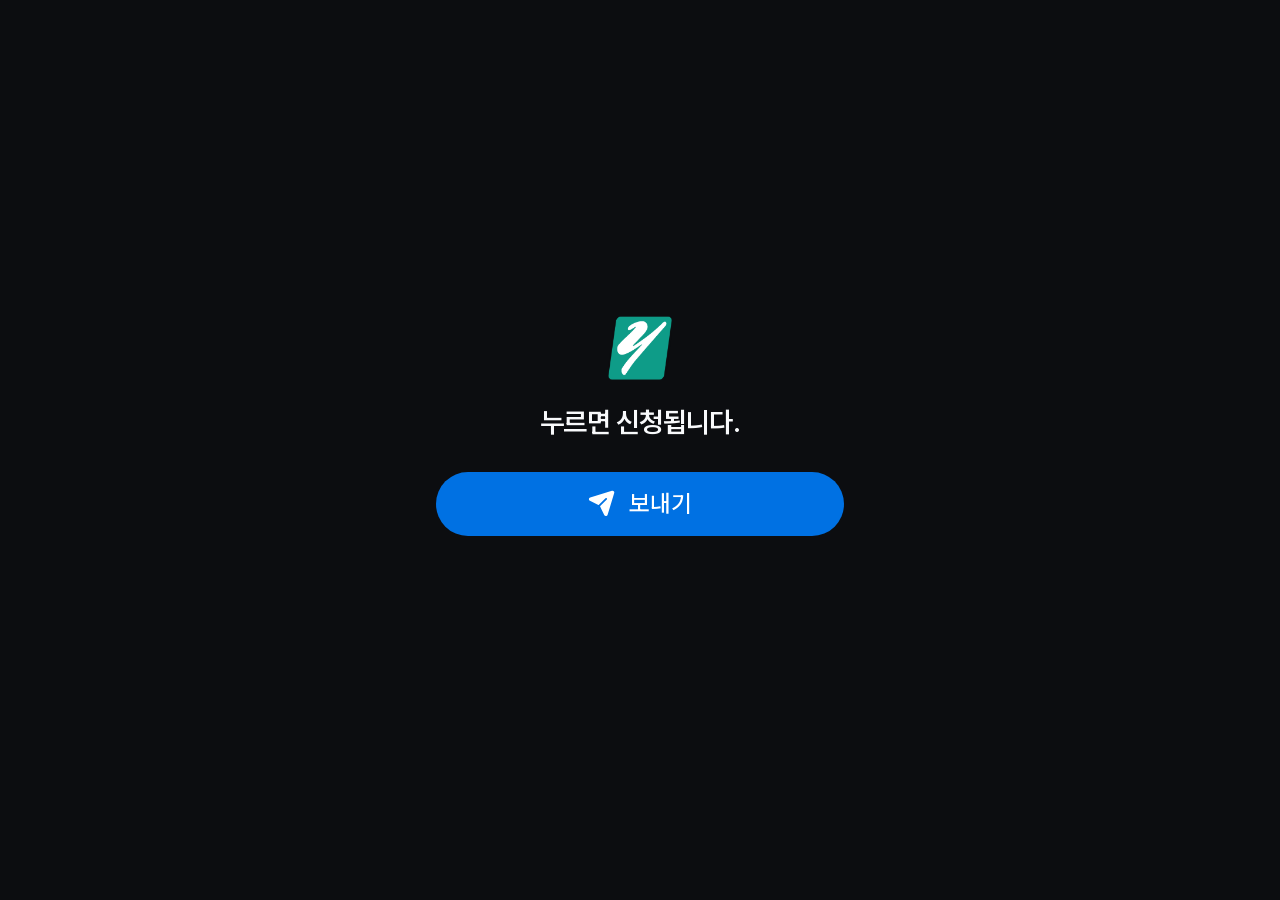
<file: p.html>
<!DOCTYPE html>
<!-- 손님 링크 페이지 — 담곰 합격 시안(`coinyeon-문자링크/mock/sms-landing.html` · 카드 019 · 장부 44줄)을 실물로 (문자링크 카드 035 · `설계_링크페이지.md` 걸음 3)
     ★모양 = 합격 시안 그대로(잠금 A-4 · B-10 · B-13 · C-11 · C-12 · C-16 · 글자 24 · 30 · 26 · 끌어 정한 자리) — 값을 바꾸지 않는다(장부 법 §21)
     바꾼 것 = ①시안 손잡이를 뺐다(보기 바꾸기 · 자동 끄기 · 주소 테마 · 글자 크기 조절 · 덩어리 끌기 · 미리보기 안내 — 값은 잠금 값 그대로)
              ②글은 서버가 넣는다(이 틀의 퍼센트 두 겹 자리 · 이스케이프 — landingPage.ts) · 판마다 그 판 칸만 싣는다(폰 = QR · 워드마크 글꼴 0 · 장부 D-2)
              ③제목 = h1(폰 「누르면 신청됩니다.」 · 컴퓨터 할 일 글) · 대문자 doctype(웹 표준 빚 0 — 지도 [2-1] ③)
              ④글꼴 = 집안 공식 프리텐다드 줄(/mock/pretendard-official.css — 집안 팝업 · 정산 · 등업 화면과 같은 한 줄 · display swap · 운영에 있다)
                · 워드마크 = /fonts/Geist-Variable.woff2(시안과 같은 바이트 — sha256 affce752…)
              ⑤테마 = 다크 기본 + 사이트에서 라이트를 고른 손님은 라이트(사이트 themeInit 과 같은 열쇠 coinyeon-theme · 주소 손잡이 0)
     ⛔손님 글자를 정하지 않는다 — 「누르면 신청됩니다.」 · 「보내기」 · QR 안내 = 담곰 원문(§17 · §28 · 장부 A-2 · A-4) · 문자 · 할 일 글 = 그 링크의 담곰 글 -->
<html lang="ko" data-theme="dark">
<head>
<meta charset="utf-8">
<meta name="viewport" content="width=device-width, initial-scale=1, viewport-fit=cover">
<title>CoinYeon</title>
<script>
  /* 다크 기본(헌장 §3) · 사이트에서 라이트를 고른 손님은 라이트(사이트 themeInit 과 같은 열쇠 — 주소 손잡이 0) */
  try { if (localStorage.getItem("coinyeon-theme") === "light") document.documentElement.dataset.theme = "light"; } catch (e) { /* 저장소가 막히면 다크 그대로 */ }
</script>
<link rel="stylesheet" href="mock/pretendard-official.css">
<style>
/* ════════════════════════════════════════════════════════════════════════════
   손님 링크 페이지 — 광고를 누른 손님이 보는 화면(담곰 합격 · 장부 44줄 · 판정 = 문자링크 방 scripts/요구장부검사.mjs)
   폰 = 코인연 마크 + 「누르면 신청됩니다.」 + 큰 알약 [보내기](2번 · §20) — 보고 판단할 것을 두지 않는다(D-17)
   PC = QR(B 모서리 틀 · 가운데 아이콘) + 할 일 글(담곰이 링크마다) + 보낼 문자·받는 번호 줄마다 복사
   ★담곰 합격판 잠금(장부 B-10 · C-11 · C-12 — 이 값을 바꾸면 ⛔):
     폰 단추 = 3판 「파랑 + 빛 지나감」(§23) — 애플 파랑 단추(apple.com .button 실측 #0071E3 · 흰 글씨 4.7:1) + 텔레그램 t.me 단추 빛 띠(telegram.css:3676 · 5초)
     컴퓨터  = 1판 「인기고래 무지개」(§23) — QR 테두리 = 원래 무지개 색상각(담곰 합격·잠1)에서 청록 구역을 빼고 밝기 고정(oklch L .72 · C .12) · 3.4초 회전
     아이콘  = QR 가운데(§24 「큐알가운데. 이렇게 하자.」) — 텔레그램 웹·왓츠앱 웹 컴퓨터 로그인 QR 문법 · QR 오류 정정 H
   ⛔「보내기」 글자 움직임 금지(§24) — 담곰 뜻 = 글자 생김새(크기부터 · 장부 B-12)
   ★글자 크기 = 담곰이 조절판에서 고른 숫자(§25 — 「보내기」 24 · 할 일 글 30 · QR 안내 26) · 주변 글자는 할 일 글을 따라 정수로(전집 타이포-12 · 타이포-11)
   ★글자에 딸린 값(아이콘 크기 · 아이콘↔글 틈 · QR↔안내 틈 · 할 일 글↔줄 틈 · 이름표 칸 · 줄 칸 틈 · 복사 아이콘·틈)은 글자를 따라간다(§25 · 장부 D-8)
     — 비율 = 담곰 합격판 · 간격은 4px 격자(전집 격자-01) · 아래 :root 의 값 = 시안이 담곰 숫자로 셈한 그 결과(잠금)
     — 아이콘은 글자 크기로 · 글자 기준선에 붙인다(세상 문법 = Font Awesome `vertical-align: -.125em` · Bootstrap Icons 같음) · 단추 높이 64 는 따라가지 않는다(세상 단추 비율 0.33~0.39)
   ⛔청록 = 이 작업의 단추·아이콘·QR 테두리에서 금지(§19·§21 · 금지 구역 = oklch 색상각 140~225°)
   그리기 표준(인기고래 판례 · 정본 coinyeon-whalechart/인기고래_TOP10_20260810/로드맵_그리기병목_20260816.md):
     그림은 한 번만 굽고 transform 으로만 움직인다(합성기 전용 · [C] web.dev) · 회전판은 정사각형이고 한 변 ≥ 상자 대각선(표5) · ⛔링에 overflow:hidden 금지 · 움직임 줄이기 존중
   색 = 운영 실물 토큰 그대로 — 출처 `디자인_지금(운영실물).md` · 글꼴 = 운영과 같은 파일(/fonts/…)
   워드마크 = 집안 상단바 그대로(TopBarFrame.tsx:257-261 — /cy-mark.png 26px + 「CoinYeon」 Geist 16/500 · 자간 -0.01em) · PC 에만
   ════════════════════════════════════════════════════════════════════════════ */
@font-face { font-family: "Geist"; src: url(fonts/Geist-Variable.woff2) format("woff2-variations"); font-weight: 100 900; font-display: block; }

:root {
  --bg:#0c0d10; --surface-1:#181a20; --row-hover:#181a20;
  --text:#f8f9fb; --text-2:#eceef1; --text-muted:#dee1e6; --text-faint:#d2d6dc;
  --hair:#ffffff0f; --hair-strong:#ffffff1c; --up:#1fb6a0; --accent:#1fb6a0;
  --cta-bg:#f0f1f3; --cta-text:#0c0d10;
  --r-ctl:9px; --r-card:14px;
  --font-sans:"Pretendard Variable", system-ui, -apple-system, sans-serif;
  --act:#0071E3;      /* 애플 파랑 — apple.com .button 실측 rgb(0,113,227) · 다크·라이트 같은 값(애플도 같다) */
  --on-act:#ffffff;   /* 파랑 위 글씨 — apple.com 실측 흰색 · 대비 4.70:1 · 집안 선례 = 운영 라이트 --on-accent #fff */
  /* 글자 크기 = 담곰 §25(조절판 손잡이로 고른 숫자 · 잠금)
     「보내기」 24 = 단추 64px × 0.375(세상 단추 0.33~0.39 안 — 애플 「더 알아보기」·텔레그램 「View in Telegram」) · 할 일 글 30 · QR 안내 26
     값 23 · 이름표 18 = 할 일 글 30 을 따라(17/22 · 13/22 — 옛 위계 사다리 그대로)
     글자에 딸린 값 = 담곰 합격판 비율 × 그 글자 → 4px 격자: 아이콘 29 · 틈 12 · 정렬 −5 / QR↔안내 40 / 할 일↔줄 32 / 줄 칸 틈 20 · 이름표 칸 112 / 복사 아이콘 19 · 틈 8 */
  --sz-cta: 24px; --sz-todo: 30px; --sz-val: 23px; --sz-lab: 18px; --sz-qr: 26px;
  --cta-ic: 29px; --cta-gap: 12px; --cta-va: -5px; --qr-gap: 40px; --todo-gap: 32px; --row-gap: 20px; --lab-col: 112px; --cp-ic: 19px; --cp-gap: 8px;
  --plane: url("[data-uri]");
  /* ↑ 담곰이 고른 33번 = Phosphor Fill paper-plane-tilt 원본 380바이트 그대로(문자링크 방 mock/icons/ph_paper-plane-tilt.svg · sha256 ed177b45… = 목록.json) · 요청 0 */
}
:root[data-theme="light"] {
  --bg:#f4f2ee; --surface-1:#fff; --row-hover:#f0eee8;
  --text:#090a0d; --text-2:#181a1f; --text-muted:#26282e; --text-faint:#2c2a25;
  --hair:#28262116; --hair-strong:#28262129; --up:#0e9c88; --accent:#0e9c88;
  --cta-bg:#1b1c1f; --cta-text:#fbfaf7;
}
* { box-sizing: border-box; }
html { background: var(--bg); color-scheme: dark; -webkit-text-size-adjust: 100%; }
html[data-theme="light"] { color-scheme: light; }
body {
  margin: 0; background: var(--bg); color: var(--text);
  font-family: var(--font-sans); font-size: 14px; line-height: 1.5;
  font-variant-numeric: tabular-nums; -webkit-font-smoothing: antialiased; text-rendering: optimizeLegibility;
  word-break: keep-all; overflow-wrap: break-word;
}
button { font: inherit; color: inherit; cursor: pointer; }
:focus-visible { outline: 2px solid var(--text); outline-offset: 3px; }
svg.i { width: 16px; height: 16px; fill: none; stroke: currentColor; stroke-width: 2; stroke-linecap: round; stroke-linejoin: round; flex-shrink: 0; }
[hidden] { display: none !important; }

/* ⛔페이지 상자를 자르지 않는다(overflow: clip) — 진짜 넘침 버그까지 숨긴다(손님시안검문 ① 실측) · 넘침은 자르지 말고 잰다(요구장부검사 D-4) */
main { max-width: 440px; min-height: 100svh; margin: 0 auto; padding: 0 16px; display: flex; flex-direction: column; }
main[data-view="pc"] { max-width: 880px; padding: 0 24px 48px; }
.top { height: 64px; display: flex; align-items: center; }
.wordmark { display: inline-flex; align-items: center; gap: 8px; font-family: "Geist", sans-serif; font-size: 16px; font-weight: 500; letter-spacing: -0.01em; line-height: 1; color: var(--text); }
.wordmark img { display: block; width: 26px; height: 26px; }
.glyph { flex-shrink: 0; display: block; -webkit-mask: var(--plane) center / contain no-repeat; mask: var(--plane) center / contain no-repeat; }

/* ── 폰 — 마크 + 한 줄 + 큰 알약. 둘을 화면 가운데보다 살짝 위(아래 여백을 더 크게)에 둔다 ── */
.ask { flex: 1; display: flex; flex-direction: column; justify-content: center; padding: 48px 0 96px; }
.hero { display: flex; justify-content: center; margin-bottom: 24px; }
.mark { display: block; width: 64px; height: 64px; }   /* C 코인연 마크(§19 「가장 좋아」) · 상단바와 같은 파일 · 로고 자체 색은 그대로(장부 D-1) */
.ask-line { margin: 0; text-align: center; font-size: 28px; font-weight: 600; line-height: 36px; letter-spacing: -0.025em; color: var(--text); }   /* 이 화면의 제목 = 600(전집 타이포-08) */
.cta-wrap { position: relative; margin-top: 32px; isolation: isolate; }
/* 단추 = 2번 알약(§20) · ★3판 잠금(§23 · 장부 B-10): 애플 파랑 면 + 흰 글씨 + 텔레그램 빛 띠.
   단추가 제 안을 자른다(overflow) — 지나가는 빛이 단추 밖으로 못 나가 화면 넓이를 흔들지 않는다(인기고래 「통통」 판례 · [A] W3C CSS Overflow 3) */
.cta {
  position: relative; z-index: 1; overflow: hidden; display: flex; align-items: center; justify-content: center;
  min-height: 64px; padding: 0 24px; border-radius: 999px; background: var(--act);
  color: var(--on-act); font-size: var(--sz-cta); font-weight: 500; text-decoration: none; -webkit-tap-highlight-color: transparent; transition: opacity .15s;
}
.cta:hover, .cta:active { opacity: .92; }
/* 아이콘 + 「보내기」 = 한 줄 한 묶음(단추가 가운데에 둔다 · 장부 B-13) — 아이콘은 글자 기준선에 붙는다(Font Awesome·Bootstrap Icons 문법)
   정렬값 = 글자 잉크 가운데(기준선 위 0.355em — 프리텐다드 500 「보내기」 실측) − 아이콘 잉크 가운데(제 상자 아래에서 0.469 — 33번 원본 실측) → ★정수 px
   (정수가 아니면 기준선이 .5 에 걸릴 때 글자와 아이콘 상자가 따로 반올림돼 1px 어긋났다 · 정수면 같이 반올림된다 — 크로미움·웹킷 18~24 실측 ±0.33px) */
.cta-in { position: relative; z-index: 1; white-space: nowrap; }
.cta .glyph { display: inline-block; width: var(--cta-ic); height: var(--cta-ic); margin-inline-end: var(--cta-gap); vertical-align: var(--cta-va); background: var(--on-act); }
/* 「보내기」(.cta-label) = 담곰 글자 그대로 · 글꼴 그대로 · 굵기 500(전집 타이포-08 — 600 은 행 식별자·섹션 제목에만) · 크기 = 단추에서 물려받음(장부 B-12) · ⛔움직임 없음(§24)
   ★가운데 = 아이콘+글자 한 묶음을 단추 가운데(담곰 합격 · 장부 B-13 잠금 · §27 「그냥 아이콘+글자를 한 묶음으로 해서 버튼 안에 가운데정렬」) */
.shine { position: absolute; inset: 0; z-index: 0; border-radius: inherit; overflow: hidden; pointer-events: none; }   /* 텔레그램 빛 띠(면 안 — 자를 테두리가 없다) */
.shine::before {
  content: ""; position: absolute; inset: 0; transform: translateX(-100%); animation: shine 5s linear infinite; will-change: transform;
  background: linear-gradient(270deg, rgba(100, 181, 239, 0) 48.44%, #64b5ef 75.52%, rgba(100, 181, 239, 0) 100%);   /* telegram.css:3676 그대로 */
}
@keyframes shine { 0% { transform: translateX(-100%); } 23% { transform: translateX(100%); } 100% { transform: translateX(100%); } }   /* 텔레그램 리듬 = 5초 중 약 1.2초 지나가고 쉰다 */

/* ── 컴퓨터 — 왼쪽 QR(주력) · 오른쪽 = QR 을 못 찍는 손님의 길 ── */
.body { margin-top: 48px; display: grid; grid-template-columns: 272px minmax(0, 1fr); column-gap: 64px; align-items: start; }
.qr-frame { position: relative; isolation: isolate; }
.qr img { position: relative; z-index: 1; display: block; width: 272px; height: 272px; padding: 16px; border: 1px solid var(--hair-strong); border-radius: var(--r-card); background: #fff; }   /* QR 은 밝은 바탕이어야 찍힌다 */
/* QR 테두리 = B 모서리 틀(담곰 「B로 가자」) 에 도는 빛(§21 「인기고래 테두리만들 때처럼」) · ★1판 잠금(§23 · 장부 C-11)
   리본(border-box − padding-box) ∩ 네 모서리(가로 띠 ∩ 세로 띠) — 한 장의 회전판이 네 모서리를 함께 돈다 */
.qring { position: absolute; z-index: 0; inset: -16px; border: 3px solid transparent; border-radius: 30px; pointer-events: none;   /* 30 = QR 모서리 14 + 틈 16 → 같은 중심으로 휜다 */
  -webkit-mask:
    linear-gradient(to bottom, #000 56px, transparent 56px calc(100% - 56px), #000 calc(100% - 56px)) border-box,
    linear-gradient(to right,  #000 56px, transparent 56px calc(100% - 56px), #000 calc(100% - 56px)) border-box,
    linear-gradient(#000, #000) padding-box, linear-gradient(#000, #000) border-box;
  -webkit-mask-composite: source-in, source-in, xor;
  mask:
    linear-gradient(to bottom, #000 56px, transparent 56px calc(100% - 56px), #000 calc(100% - 56px)) border-box,
    linear-gradient(to right,  #000 56px, transparent 56px calc(100% - 56px), #000 calc(100% - 56px)) border-box,
    linear-gradient(#000, #000) padding-box, linear-gradient(#000, #000) border-box;
  mask-composite: intersect, intersect, exclude; }
/* 도는 빛 — 그림(conic)은 한 번 굽고 transform 으로만 돈다(인기고래 판례 · 합성기 전용) · 틀(304×304)의 대각선 430 ≤ 150% = 456 (표5)
   색 = 1판 인기고래 무지개: 색상각 233.6 · 287.7 · 339.8 · 23.8 · 73.8 · 104.5(원래 무지개 실측) · L .72 · C .12 · 거울(이음매 없이 · 청록을 지나지 않게)
   두 줄 = 「hex 안전판 → oklch」(인기고래 2단 문법 — oklch 를 모르는 기기는 첫 줄) */
.qring::before {
  content: ""; position: absolute; top: 50%; left: 50%; width: 150%; aspect-ratio: 1; translate: -50% -50%;
  animation: ring-spin 3.4s linear infinite; will-change: transform;
  background: conic-gradient(#49b1e4, #a198ec, #d686bc, #e68580, #d19846, #b1a846, #d19846, #e68580, #d686bc, #a198ec, #49b1e4);
  background: conic-gradient(in oklch, oklch(.72 .12 233.6), oklch(.72 .12 287.7), oklch(.72 .12 339.8), oklch(.72 .12 23.8), oklch(.72 .12 73.8), oklch(.72 .12 104.5), oklch(.72 .12 73.8), oklch(.72 .12 23.8), oklch(.72 .12 339.8), oklch(.72 .12 287.7), oklch(.72 .12 233.6));
}
@keyframes ring-spin { to { transform: rotate(360deg); } }
/* 아이콘 = QR 가운데(§24 확정 · 텔레그램 웹·왓츠앱 웹 실물) — QR 의 흰 바탕을 둥글게 비우고(QR 자신의 흰색 = 상자가 아니다 · 타일 금지 DESIGN 07-21)
   그 위에 33번 아이콘(1판 무지개 · §23 잠금 C-11). 가린 칸은 QR 오류 정정 H(30%)가 되살린다 — 가린 넓이 ≈ QR 의 4.3%(지름 56 / 그림 240) · 실제로 읽히는지 = 요구장부검사 C-12(jsQR) */
.qr-mark { position: absolute; z-index: 2; top: 50%; left: 50%; width: 56px; height: 56px; translate: -50% -50%; border-radius: 50%; background: #fff; display: grid; place-items: center; pointer-events: none; }
#pc-icon { width: 28px; height: 28px; background: linear-gradient(135deg, #49b1e4, #a198ec, #d686bc, #e68580, #d19846, #b1a846); }
/* QR 안내 — 글 = 담곰 새 멘트(§28 · 장부 A-4) · 크기 = 담곰 숫자(C-13) · 글 폭 = QR 그림 폭(240) → 두 줄로 고르게(balance · keep-all 이라 띄어쓰기에서만 끊긴다)
   QR 과의 틈 = 도는 틀 밖 16(틀 규격) + 글자를 따르는 틈(합격판 18 일 때 16 · 장부 C-14 · 담곰 §25 「약간 여백」) */
.qr-call { margin: var(--qr-gap) 0 0; text-align: center; font-size: var(--sz-qr); font-weight: 500; line-height: calc(var(--sz-qr) + 8px); letter-spacing: -0.01em; color: var(--text); }
.qr-call span { display: inline-block; max-width: 240px; text-wrap: balance; }

/* 할 일 — 할 일 글 → 보낼 것 두 줄. ★왼끝은 한 선(전집 밀·정렬-01 「제목·리드·표 왼끝 = 0 기준선 하나」) · 크기 = 담곰 숫자(C-13) · 주변 글자 = 할 일 글을 따라(타이포-12) */
.todo { container-type: inline-size; }
.pc-line { margin: 0; font-size: var(--sz-todo); font-weight: 600; line-height: calc(var(--sz-todo) + 8px); letter-spacing: -0.02em; color: var(--text); }
/* 할 일 글↔줄 틈 · 이름표 칸 · 줄 칸 틈 = 글자를 따른다(장부 D-8 · 합격판 = 할 일 22 일 때 24 · 이름표 13 일 때 칸 80 · 값 17 일 때 16) · 줄 높이 64 는 집안 골격(따라가지 않는다) */
.rows { margin-top: var(--todo-gap); border-top: 1px solid var(--hair-strong); }
.row { display: grid; grid-template-columns: var(--lab-col) minmax(0, 1fr) auto; align-items: center; column-gap: var(--row-gap); min-height: 64px; padding: 8px 0; border-bottom: 1px solid var(--hair-strong); }
.label { font-size: var(--sz-lab); font-weight: 500; color: var(--text-faint); white-space: nowrap; }
.val { font-size: var(--sz-val); font-weight: 500; line-height: calc(var(--sz-val) + 9px); color: var(--text); text-wrap: pretty; }
.val .w { white-space: nowrap; }   /* 띄어쓰기에서만 끊는다 — 크로미움은 keep-all 이어도 「#」과 한글 사이를 끊는다(실측 · 「#」/「광철」 §20) */
/* 칸이 좁으면(창이 좁은 컴퓨터) 이름표를 값 위로 — 값이 줄 폭을 다 쓴다(행 재구성 · 전집 모바일-01 · [A] W3C 컨테이너 쿼리) */
@container (max-width: 420px) { .row { grid-template-columns: minmax(0, 1fr) auto; row-gap: 4px; } .row .label { grid-column: 1 / -1; } }
.tbtn { display: inline-flex; align-items: center; gap: var(--cp-gap); min-height: 44px; padding: 0 0 0 8px; background: none; border: 0; color: var(--text-muted); font-size: var(--sz-lab); font-weight: 500; white-space: nowrap; }
.tbtn:hover { color: var(--text); }
.tbtn .i { width: var(--cp-ic); height: var(--cp-ic); }   /* 복사 아이콘·틈 = 「복사」 글자를 따른다(합격판 = 13 일 때 14 · 틈 6 → 4px 격자) */

main[data-view="pc"] .phone-only, main:not([data-view="pc"]) .pc-only { display: none; }

/* 덩어리 위치 — ★담곰 합격 자리(§27 「컴퓨터 화면은 이렇게」 · 장부 C-16 잠금 · 시안판에서 담곰이 끌어 정한 값 · 4px 칸 · 그림 문자링크 방 mock/ref/담곰_027_컴퓨터_합격위치.png) */
[data-move="call"] { --bx: 0px; --by: 4px; }
[data-move="todo"] { --bx: 12px; --by: 8px; }
[data-move="msg"] { --bx: 12px; --by: 20px; }
[data-move="num"] { --bx: 12px; --by: 36px; }
[data-move] { translate: var(--bx, 0px) var(--by, 0px); }

@media (prefers-reduced-motion: reduce) { .qring::before, .shine::before { animation: none; } * { transition: none !important; } }
</style>
</head>
<body>
<main data-view="phone">

  <!-- 폰 — 담곰 원문 §17 「글자는 이것. 누르면 신청됩니다. [보내기] < 큰 버튼. 이정도만」 -->
  <section class="ask phone-only" aria-label="신청">
    <div class="hero" data-part="hero" aria-hidden="true"><img class="mark" src="cy-mark.png" alt="" width="64" height="64" fetchpriority="high"></div>
    <h1 class="ask-line" id="ask" data-part="ask">누르면 신청됩니다.</h1>
    <div class="cta-wrap">
      <a class="cta" id="send" data-part="send" href="sms:01065583633?&amp;body=%EC%BD%94%EC%9D%B8%EC%97%B0%20%EC%A7%80%ED%91%9C(%EC%9B%A8%EC%9D%BC%ED%8F%AC%EC%8A%A4)%20%EC%8B%A0%EC%B2%AD%ED%95%A9%EB%8B%88%EB%8B%A4."><i class="shine" data-part="shine" aria-hidden="true"></i><span class="cta-in"><span class="glyph" data-part="cta-icon" aria-hidden="true"></span><span class="cta-label" id="send-label" data-part="cta-text">보내기</span></span></a>
    </div>
  </section>


</main>

<script>
/* ════════════════════════════════════════════════════════════════════════════
   동작 — 실측으로 정해진 그대로(D-15 · 2026-10-05 담곰 폰)
     폰(카톡·안드로이드 인스타·바깥 브라우저) = 열자마자 한 번 자동 + 같은 단추 · 아이폰 인스타 = 단추만(자동은 오류 화면)
     PC = 자동 안 함(D-4) · 누르는 sms 단추도 없음(D-17) · 문자 주소 형식 = B(`?&body=` — 시험한 모든 곳에서 ✅)
   ⛔손님 글자를 고치지 않는다 — 글은 서버가 그 링크의 담곰 글 그대로 넣었다(D-6 · D-10 · D-17).
   기기 = 서버가 판별해 main 에 적었다(Next 내장 userAgent · 문자링크 방 손님기기()와 같은 갈림 · R-22)
   ════════════════════════════════════════════════════════════════════════════ */
const 기계기록 = [];   /* 기계 시험(navigator.webdriver) 때 열려던 주소 — 바깥 앱 대신 여기에 적는다 */
const 아이콘 = { check: '<svg class="i" viewBox="0 0 24 24" aria-hidden="true"><path d="M20 6 9 17l-5-5"/></svg>' };
const 기기 = document.querySelector("main").dataset.view;

/* 바깥 앱 열기 — ⛔기계 시험 중엔 실제로 열지 않는다(담곰 PC 는 sms 를 크롬이 열게 설정 — 완전체 크롬 = 계정 잠금 위험) */
function 바깥열기(주소) {
  if (navigator.webdriver) { 기계기록.push(주소); return; }
  location.href = 주소;
}
function 자동열쇠() { return "자동:" + location.pathname + location.search; }
function 이미자동() { try { return sessionStorage.getItem(자동열쇠()) === "1"; } catch { return false; } }
/* 자동은 폰에서만(아이폰 인스타는 안 한다 — D-15 · 컴퓨터는 안 한다 — D-4) · 한 번만(뒤로 돌아온 손님에게 다시 열지 않는다) */
function 자동시도() {
  if (기기 !== "phone" || 이미자동()) return;
  try { sessionStorage.setItem(자동열쇠(), "1"); } catch { /* 사생활 모드 — 새로고침 때 한 번 더 열려도 해롭지 않다 */ }
  바깥열기(document.getElementById("send").getAttribute("href"));
}

/* 복사 — 보낼 문자 · 받는 번호(화면의 글 그대로) */
async function 복사(종류, 단추) {
  const 글 = document.getElementById(종류 === "num" ? "num" : "msg").textContent;
  let 됨 = false;
  try { await navigator.clipboard.writeText(글); 됨 = true; } catch {
    /* http 주소(LAN)·앱 속 브라우저에선 clipboard API 가 막힐 수 있다 → 표준 대체(execCommand) */
    const t = document.createElement("textarea"); t.value = 글; t.setAttribute("readonly", ""); t.style.position = "fixed"; t.style.opacity = "0";
    document.body.appendChild(t); t.select(); try { 됨 = document.execCommand("copy"); } catch { /* 못 하면 표시를 안 붙인다 */ } t.remove();
  }
  if (!됨) return;
  const 전 = 단추.innerHTML;
  단추.dataset.done = "1"; 단추.innerHTML = `${아이콘.check}복사됨`;
  setTimeout(() => { 단추.dataset.done = ""; 단추.innerHTML = 전; }, 1500);
}

document.addEventListener("click", (e) => {
  const c = e.target.closest("[data-copy]");
  if (c) { 복사(c.dataset.copy, c); return; }
  const a = e.target.closest('a[href^="sms:"]');
  if (a && navigator.webdriver) { e.preventDefault(); 기계기록.push(a.getAttribute("href")); } /* 바깥열기() 와 같은 이유 */
});

자동시도();
</script>
</body>
</html>
</file>
<file: mock/pretendard-official.css>
/* ★공식 npm 정품 pretendard@1.3.9 dynamic-subset(92조각)을 그대로 복사.
   바꾼 것 = 조각 경로 하나뿐(자가 호스팅 위치). font-display:swap 등 문법은 정품 그대로 — 손대지 않았다.
   ⛔public/fonts/pretendard-dynamic-subset.css 는 display:optional 판이라 쓰지 않는다(집안 판례 9-72 「optional 비결정성」).
   생성: node로 복사 · 2026-08-11 */
/*
Copyright (c) 2021 Kil Hyung-jin, with Reserved Font Name Pretendard.
https://github.com/orioncactus/pretendard

This Font Software is licensed under the SIL Open Font License, Version 1.1.
This license is copied below, and is also available with a FAQ at:
http://scripts.sil.org/OFL
*/
/* [0] */
@font-face {
	font-family: 'Pretendard Variable';
	font-style: normal;
	font-display: swap;
	font-weight: 45 920;
	src: url(../fonts/pretendard-subset/PretendardVariable.subset.0.woff2) format('woff2-variations');
	unicode-range: U+f9ca-fa0b, U+ff03-ff05, U+ff07, U+ff0a-ff0b, U+ff0d-ff19, U+ff1b, U+ff1d, U+ff20-ff5b, U+ff5d, U+ffe0-ffe3, U+ffe5-ffe6;
}

/* [1] */
@font-face {
	font-family: 'Pretendard Variable';
	font-style: normal;
	font-display: swap;
	font-weight: 45 920;
	src: url(../fonts/pretendard-subset/PretendardVariable.subset.1.woff2) format('woff2-variations');
	unicode-range: U+d723-d728, U+d72a-d733, U+d735-d748, U+d74a-d74f, U+d752-d753, U+d755-d757, U+d75a-d75f, U+d762-d764, U+d766-d768, U+d76a-d76b, U+d76d-d76f, U+d771-d787, U+d789-d78b, U+d78d-d78f, U+d791-d797, U+d79a, U+d79c, U+d79e-d7a3, U+f900-f909, U+f90b-f92e;
}

/* [2] */
@font-face {
	font-family: 'Pretendard Variable';
	font-style: normal;
	font-display: swap;
	font-weight: 45 920;
	src: url(../fonts/pretendard-subset/PretendardVariable.subset.2.woff2) format('woff2-variations');
	unicode-range: U+d679-d68b, U+d68e-d69e, U+d6a0, U+d6a2-d6a7, U+d6a9-d6c3, U+d6c6-d6c7, U+d6c9-d6cb, U+d6cd-d6d3, U+d6d5-d6d6, U+d6d8-d6e3, U+d6e5-d6e7, U+d6e9-d6fb, U+d6fd-d717, U+d719-d71f, U+d721-d722;
}

/* [3] */
@font-face {
	font-family: 'Pretendard Variable';
	font-style: normal;
	font-display: swap;
	font-weight: 45 920;
	src: url(../fonts/pretendard-subset/PretendardVariable.subset.3.woff2) format('woff2-variations');
	unicode-range: U+d5bc-d5c7, U+d5ca-d5cb, U+d5cd-d5cf, U+d5d1-d5d7, U+d5d9-d5da, U+d5dc, U+d5de-d5e3, U+d5e6-d5e7, U+d5e9-d5eb, U+d5ed-d5f6, U+d5f8, U+d5fa-d5ff, U+d602-d603, U+d605-d607, U+d609-d60f, U+d612-d613, U+d616-d61b, U+d61d-d637, U+d63a-d63b, U+d63d-d63f, U+d641-d647, U+d64a-d64c, U+d64e-d653, U+d656-d657, U+d659-d65b, U+d65d-d666, U+d668, U+d66a-d678;
}

/* [4] */
@font-face {
	font-family: 'Pretendard Variable';
	font-style: normal;
	font-display: swap;
	font-weight: 45 920;
	src: url(../fonts/pretendard-subset/PretendardVariable.subset.4.woff2) format('woff2-variations');
	unicode-range: U+d507, U+d509-d50b, U+d50d-d513, U+d515-d53b, U+d53e-d53f, U+d541-d543, U+d545-d54c, U+d54e, U+d550, U+d552-d557, U+d55a-d55b, U+d55d-d55f, U+d561-d564, U+d566-d567, U+d56a, U+d56c, U+d56e-d573, U+d576-d577, U+d579-d583, U+d585-d586, U+d58a-d5a4, U+d5a6-d5bb;
}

/* [5] */
@font-face {
	font-family: 'Pretendard Variable';
	font-style: normal;
	font-display: swap;
	font-weight: 45 920;
	src: url(../fonts/pretendard-subset/PretendardVariable.subset.5.woff2) format('woff2-variations');
	unicode-range: U+d464-d477, U+d47a-d47b, U+d47d-d47f, U+d481-d487, U+d489-d48a, U+d48c, U+d48e-d4e7, U+d4e9-d503, U+d505-d506;
}

/* [6] */
@font-face {
	font-family: 'Pretendard Variable';
	font-style: normal;
	font-display: swap;
	font-weight: 45 920;
	src: url(../fonts/pretendard-subset/PretendardVariable.subset.6.woff2) format('woff2-variations');
	unicode-range: U+d3bf-d3c7, U+d3ca-d3cf, U+d3d1-d3eb, U+d3ee-d3ef, U+d3f1-d3f3, U+d3f5-d3fb, U+d3fd-d400, U+d402-d45b, U+d45d-d463;
}

/* [7] */
@font-face {
	font-family: 'Pretendard Variable';
	font-style: normal;
	font-display: swap;
	font-weight: 45 920;
	src: url(../fonts/pretendard-subset/PretendardVariable.subset.7.woff2) format('woff2-variations');
	unicode-range: U+d2ff, U+d302-d304, U+d306-d30b, U+d30f, U+d311-d313, U+d315-d31b, U+d31e, U+d322-d324, U+d326-d327, U+d32a-d32b, U+d32d-d32f, U+d331-d337, U+d339-d33c, U+d33e-d37b, U+d37e-d37f, U+d381-d383, U+d385-d38b, U+d38e-d390, U+d392-d397, U+d39a-d39b, U+d39d-d39f, U+d3a1-d3a7, U+d3a9-d3aa, U+d3ac, U+d3ae-d3b3, U+d3b5-d3b7, U+d3b9-d3bb, U+d3bd-d3be;
}

/* [8] */
@font-face {
	font-family: 'Pretendard Variable';
	font-style: normal;
	font-display: swap;
	font-weight: 45 920;
	src: url(../fonts/pretendard-subset/PretendardVariable.subset.8.woff2) format('woff2-variations');
	unicode-range: U+d257-d27f, U+d281-d29b, U+d29d-d29f, U+d2a1-d2ab, U+d2ad-d2b7, U+d2ba-d2bb, U+d2bd-d2bf, U+d2c1-d2c7, U+d2c9-d2ef, U+d2f2-d2f3, U+d2f5-d2f7, U+d2f9-d2fe;
}

/* [9] */
@font-face {
	font-family: 'Pretendard Variable';
	font-style: normal;
	font-display: swap;
	font-weight: 45 920;
	src: url(../fonts/pretendard-subset/PretendardVariable.subset.9.woff2) format('woff2-variations');
	unicode-range: U+d1b4, U+d1b6-d1f3, U+d1f5-d22b, U+d22e-d22f, U+d231-d233, U+d235-d23b, U+d23d-d240, U+d242-d256;
}

/* [10] */
@font-face {
	font-family: 'Pretendard Variable';
	font-style: normal;
	font-display: swap;
	font-weight: 45 920;
	src: url(../fonts/pretendard-subset/PretendardVariable.subset.10.woff2) format('woff2-variations');
	unicode-range: U+d105-d12f, U+d132-d133, U+d135-d137, U+d139-d13f, U+d141-d142, U+d144, U+d146-d14b, U+d14e-d14f, U+d151-d153, U+d155-d15b, U+d15e-d187, U+d189-d19f, U+d1a2-d1a3, U+d1a5-d1a7, U+d1a9-d1af, U+d1b2-d1b3;
}

/* [11] */
@font-face {
	font-family: 'Pretendard Variable';
	font-style: normal;
	font-display: swap;
	font-weight: 45 920;
	src: url(../fonts/pretendard-subset/PretendardVariable.subset.11.woff2) format('woff2-variations');
	unicode-range: U+d04b-d04f, U+d051-d057, U+d059-d06b, U+d06d-d06f, U+d071-d073, U+d075-d07b, U+d07e-d0a3, U+d0a6-d0a7, U+d0a9-d0ab, U+d0ad-d0b3, U+d0b6, U+d0b8, U+d0ba-d0bf, U+d0c2-d0c3, U+d0c5-d0c7, U+d0c9-d0cf, U+d0d2, U+d0d6-d0db, U+d0de-d0df, U+d0e1-d0e3, U+d0e5-d0eb, U+d0ee-d0f0, U+d0f2-d104;
}

/* [12] */
@font-face {
	font-family: 'Pretendard Variable';
	font-style: normal;
	font-display: swap;
	font-weight: 45 920;
	src: url(../fonts/pretendard-subset/PretendardVariable.subset.12.woff2) format('woff2-variations');
	unicode-range: U+cfa2-cfc3, U+cfc5-cfdf, U+cfe2-cfe3, U+cfe5-cfe7, U+cfe9-cff4, U+cff6-cffb, U+cffd-cfff, U+d001-d003, U+d005-d017, U+d019-d033, U+d036-d037, U+d039-d03b, U+d03d-d04a;
}

/* [13] */
@font-face {
	font-family: 'Pretendard Variable';
	font-style: normal;
	font-display: swap;
	font-weight: 45 920;
	src: url(../fonts/pretendard-subset/PretendardVariable.subset.13.woff2) format('woff2-variations');
	unicode-range: U+cef0-cef3, U+cef6, U+cef9-ceff, U+cf01-cf03, U+cf05-cf07, U+cf09-cf0f, U+cf11-cf12, U+cf14-cf1b, U+cf1d-cf1f, U+cf21-cf2f, U+cf31-cf53, U+cf56-cf57, U+cf59-cf5b, U+cf5d-cf63, U+cf66, U+cf68, U+cf6a-cf6f, U+cf71-cf84, U+cf86-cf8b, U+cf8d-cfa1;
}

/* [14] */
@font-face {
	font-family: 'Pretendard Variable';
	font-style: normal;
	font-display: swap;
	font-weight: 45 920;
	src: url(../fonts/pretendard-subset/PretendardVariable.subset.14.woff2) format('woff2-variations');
	unicode-range: U+ce3c-ce57, U+ce5a-ce5b, U+ce5d-ce5f, U+ce61-ce67, U+ce6a, U+ce6c, U+ce6e-ce73, U+ce76-ce77, U+ce79-ce7b, U+ce7d-ce83, U+ce85-ce88, U+ce8a-ce8f, U+ce91-ce93, U+ce95-ce97, U+ce99-ce9f, U+cea2, U+cea4-ceab, U+cead-cee3, U+cee6-cee7, U+cee9-ceeb, U+ceed-ceef;
}

/* [15] */
@font-face {
	font-family: 'Pretendard Variable';
	font-style: normal;
	font-display: swap;
	font-weight: 45 920;
	src: url(../fonts/pretendard-subset/PretendardVariable.subset.15.woff2) format('woff2-variations');
	unicode-range: U+cd92-cd93, U+cd96-cd97, U+cd99-cd9b, U+cd9d-cda3, U+cda6-cda8, U+cdaa-cdaf, U+cdb1-cdc3, U+cdc5-cdcb, U+cdcd-cde7, U+cde9-ce03, U+ce05-ce1f, U+ce22-ce34, U+ce36-ce3b;
}

/* [16] */
@font-face {
	font-family: 'Pretendard Variable';
	font-style: normal;
	font-display: swap;
	font-weight: 45 920;
	src: url(../fonts/pretendard-subset/PretendardVariable.subset.16.woff2) format('woff2-variations');
	unicode-range: U+ccef-cd07, U+cd0a-cd0b, U+cd0d-cd1a, U+cd1c, U+cd1e-cd2b, U+cd2d-cd5b, U+cd5d-cd77, U+cd79-cd91;
}

/* [17] */
@font-face {
	font-family: 'Pretendard Variable';
	font-style: normal;
	font-display: swap;
	font-weight: 45 920;
	src: url(../fonts/pretendard-subset/PretendardVariable.subset.17.woff2) format('woff2-variations');
	unicode-range: U+cc3f-cc43, U+cc46-cc47, U+cc49-cc4b, U+cc4d-cc53, U+cc55-cc58, U+cc5a-cc5f, U+cc61-cc97, U+cc9a-cc9b, U+cc9d-cc9f, U+cca1-cca7, U+ccaa, U+ccac, U+ccae-ccb3, U+ccb6-ccb7, U+ccb9-ccbb, U+ccbd-cccf, U+ccd1-cce3, U+cce5-ccee;
}

/* [18] */
@font-face {
	font-family: 'Pretendard Variable';
	font-style: normal;
	font-display: swap;
	font-weight: 45 920;
	src: url(../fonts/pretendard-subset/PretendardVariable.subset.18.woff2) format('woff2-variations');
	unicode-range: U+cb91-cbd3, U+cbd5-cbe3, U+cbe5-cc0b, U+cc0e-cc0f, U+cc11-cc13, U+cc15-cc1b, U+cc1d-cc20, U+cc23-cc27, U+cc2a-cc2b, U+cc2d, U+cc2f, U+cc31-cc37, U+cc3a, U+cc3c;
}

/* [19] */
@font-face {
	font-family: 'Pretendard Variable';
	font-style: normal;
	font-display: swap;
	font-weight: 45 920;
	src: url(../fonts/pretendard-subset/PretendardVariable.subset.19.woff2) format('woff2-variations');
	unicode-range: U+caf4-cb47, U+cb4a-cb90;
}

/* [20] */
@font-face {
	font-family: 'Pretendard Variable';
	font-style: normal;
	font-display: swap;
	font-weight: 45 920;
	src: url(../fonts/pretendard-subset/PretendardVariable.subset.20.woff2) format('woff2-variations');
	unicode-range: U+ca4a-ca4b, U+ca4e-ca4f, U+ca51-ca53, U+ca55-ca5b, U+ca5d-ca60, U+ca62-ca83, U+ca85-cabb, U+cabe-cabf, U+cac1-cac3, U+cac5-cacb, U+cacd-cad0, U+cad2, U+cad4-cad8, U+cada-caf3;
}

/* [21] */
@font-face {
	font-family: 'Pretendard Variable';
	font-style: normal;
	font-display: swap;
	font-weight: 45 920;
	src: url(../fonts/pretendard-subset/PretendardVariable.subset.21.woff2) format('woff2-variations');
	unicode-range: U+c996-c997, U+c99a-c99c, U+c99e-c9bf, U+c9c2-c9c3, U+c9c5-c9c7, U+c9c9-c9cf, U+c9d2, U+c9d4, U+c9d7-c9d8, U+c9db, U+c9de-c9df, U+c9e1-c9e3, U+c9e5-c9e6, U+c9e8-c9eb, U+c9ee-c9f0, U+c9f2-c9f7, U+c9f9-ca0b, U+ca0d-ca28, U+ca2a-ca49;
}

/* [22] */
@font-face {
	font-family: 'Pretendard Variable';
	font-style: normal;
	font-display: swap;
	font-weight: 45 920;
	src: url(../fonts/pretendard-subset/PretendardVariable.subset.22.woff2) format('woff2-variations');
	unicode-range: U+c8e9-c8f4, U+c8f6-c8fb, U+c8fe-c8ff, U+c901-c903, U+c905-c90b, U+c90e-c910, U+c912-c917, U+c919-c92b, U+c92d-c94f, U+c951-c953, U+c955-c96b, U+c96d-c973, U+c975-c987, U+c98a-c98b, U+c98d-c98f, U+c991-c995;
}

/* [23] */
@font-face {
	font-family: 'Pretendard Variable';
	font-style: normal;
	font-display: swap;
	font-weight: 45 920;
	src: url(../fonts/pretendard-subset/PretendardVariable.subset.23.woff2) format('woff2-variations');
	unicode-range: U+c841-c84b, U+c84d-c86f, U+c872-c873, U+c875-c877, U+c879-c87f, U+c882-c884, U+c887-c88a, U+c88d-c8c3, U+c8c5-c8df, U+c8e1-c8e8;
}

/* [24] */
@font-face {
	font-family: 'Pretendard Variable';
	font-style: normal;
	font-display: swap;
	font-weight: 45 920;
	src: url(../fonts/pretendard-subset/PretendardVariable.subset.24.woff2) format('woff2-variations');
	unicode-range: U+c779-c77b, U+c77e-c782, U+c786, U+c78b, U+c78d, U+c78f, U+c792-c793, U+c795, U+c797, U+c799-c79f, U+c7a2, U+c7a7-c7ab, U+c7ae-c7bb, U+c7bd-c7c0, U+c7c2-c7c7, U+c7c9-c7dc, U+c7de-c7ff, U+c802-c803, U+c805-c807, U+c809, U+c80b-c80f, U+c812, U+c814, U+c817-c81b, U+c81e-c81f, U+c821-c823, U+c825-c82e, U+c830-c837, U+c839-c83b, U+c83d-c840;
}

/* [25] */
@font-face {
	font-family: 'Pretendard Variable';
	font-style: normal;
	font-display: swap;
	font-weight: 45 920;
	src: url(../fonts/pretendard-subset/PretendardVariable.subset.25.woff2) format('woff2-variations');
	unicode-range: U+c6bb-c6bf, U+c6c2, U+c6c4, U+c6c6-c6cb, U+c6ce-c6cf, U+c6d1-c6d3, U+c6d5-c6db, U+c6dd-c6df, U+c6e1-c6e7, U+c6e9-c6eb, U+c6ed-c6ef, U+c6f1-c6f8, U+c6fa-c703, U+c705-c707, U+c709-c70b, U+c70d-c716, U+c718, U+c71a-c71f, U+c722-c723, U+c725-c727, U+c729-c734, U+c736-c73b, U+c73e-c73f, U+c741-c743, U+c745-c74b, U+c74e-c750, U+c752-c757, U+c759-c773, U+c776-c777;
}

/* [26] */
@font-face {
	font-family: 'Pretendard Variable';
	font-style: normal;
	font-display: swap;
	font-weight: 45 920;
	src: url(../fonts/pretendard-subset/PretendardVariable.subset.26.woff2) format('woff2-variations');
	unicode-range: U+c5f5-c5fb, U+c5fe, U+c602-c605, U+c607, U+c609-c60f, U+c611-c61a, U+c61c-c623, U+c626-c627, U+c629-c62b, U+c62d, U+c62f-c632, U+c636, U+c638, U+c63a-c63f, U+c642-c643, U+c645-c647, U+c649-c652, U+c656-c65b, U+c65d-c65f, U+c661-c663, U+c665-c677, U+c679-c67b, U+c67d-c693, U+c696-c697, U+c699-c69b, U+c69d-c6a3, U+c6a6, U+c6a8, U+c6aa-c6af, U+c6b2-c6b3, U+c6b5-c6b7, U+c6b9-c6ba;
}

/* [27] */
@font-face {
	font-family: 'Pretendard Variable';
	font-style: normal;
	font-display: swap;
	font-weight: 45 920;
	src: url(../fonts/pretendard-subset/PretendardVariable.subset.27.woff2) format('woff2-variations');
	unicode-range: U+c517-c527, U+c52a-c52b, U+c52d-c52f, U+c531-c538, U+c53a, U+c53c, U+c53e-c543, U+c546-c547, U+c54b, U+c54d-c552, U+c556, U+c55a-c55b, U+c55d, U+c55f, U+c562-c563, U+c565-c567, U+c569-c56f, U+c572, U+c574, U+c576-c57b, U+c57e-c57f, U+c581-c583, U+c585-c586, U+c588-c58b, U+c58e, U+c590, U+c592-c596, U+c599-c5b3, U+c5b6-c5b7, U+c5ba, U+c5be-c5c3, U+c5ca-c5cb, U+c5cd, U+c5cf, U+c5d2-c5d3, U+c5d5-c5d7, U+c5d9-c5df, U+c5e1-c5e2, U+c5e4, U+c5e6-c5eb, U+c5ef, U+c5f1-c5f3;
}

/* [28] */
@font-face {
	font-family: 'Pretendard Variable';
	font-style: normal;
	font-display: swap;
	font-weight: 45 920;
	src: url(../fonts/pretendard-subset/PretendardVariable.subset.28.woff2) format('woff2-variations');
	unicode-range: U+c475-c4ef, U+c4f2-c4f3, U+c4f5-c4f7, U+c4f9-c4ff, U+c502-c50b, U+c50d-c516;
}

/* [29] */
@font-face {
	font-family: 'Pretendard Variable';
	font-style: normal;
	font-display: swap;
	font-weight: 45 920;
	src: url(../fonts/pretendard-subset/PretendardVariable.subset.29.woff2) format('woff2-variations');
	unicode-range: U+c3d0-c3d7, U+c3da-c3db, U+c3dd-c3de, U+c3e1-c3ec, U+c3ee-c3f3, U+c3f5-c42b, U+c42d-c463, U+c466-c474;
}

/* [30] */
@font-face {
	font-family: 'Pretendard Variable';
	font-style: normal;
	font-display: swap;
	font-weight: 45 920;
	src: url(../fonts/pretendard-subset/PretendardVariable.subset.30.woff2) format('woff2-variations');
	unicode-range: U+c32b-c367, U+c36a-c36b, U+c36d-c36f, U+c371-c377, U+c37a-c37b, U+c37e-c383, U+c385-c387, U+c389-c3cf;
}

/* [31] */
@font-face {
	font-family: 'Pretendard Variable';
	font-style: normal;
	font-display: swap;
	font-weight: 45 920;
	src: url(../fonts/pretendard-subset/PretendardVariable.subset.31.woff2) format('woff2-variations');
	unicode-range: U+c26a-c26b, U+c26d-c26f, U+c271-c273, U+c275-c27b, U+c27e-c287, U+c289-c28f, U+c291-c297, U+c299-c29a, U+c29c-c2a3, U+c2a5-c2a7, U+c2a9-c2ab, U+c2ad-c2b3, U+c2b6, U+c2b8, U+c2ba-c2bb, U+c2bd-c2db, U+c2de-c2df, U+c2e1-c2e2, U+c2e5-c2ea, U+c2ee, U+c2f0, U+c2f2-c2f5, U+c2f7, U+c2fa-c2fb, U+c2fd-c2ff, U+c301-c307, U+c309-c30c, U+c30e-c312, U+c315-c323, U+c325-c328, U+c32a;
}

/* [32] */
@font-face {
	font-family: 'Pretendard Variable';
	font-style: normal;
	font-display: swap;
	font-weight: 45 920;
	src: url(../fonts/pretendard-subset/PretendardVariable.subset.32.woff2) format('woff2-variations');
	unicode-range: U+c1bc-c1c3, U+c1c5-c1df, U+c1e1-c1fb, U+c1fd-c203, U+c205-c20c, U+c20e, U+c210-c217, U+c21a-c21b, U+c21d-c21e, U+c221-c227, U+c229-c22a, U+c22c, U+c22e, U+c230, U+c233-c24f, U+c251-c257, U+c259-c269;
}

/* [33] */
@font-face {
	font-family: 'Pretendard Variable';
	font-style: normal;
	font-display: swap;
	font-weight: 45 920;
	src: url(../fonts/pretendard-subset/PretendardVariable.subset.33.woff2) format('woff2-variations');
	unicode-range: U+c101-c11b, U+c11f, U+c121-c123, U+c125-c12b, U+c12e, U+c132-c137, U+c13a-c13b, U+c13d-c13f, U+c141-c147, U+c14a, U+c14c-c153, U+c155-c157, U+c159-c15b, U+c15d-c166, U+c169-c16f, U+c171-c177, U+c179-c18b, U+c18e-c18f, U+c191-c193, U+c195-c19b, U+c19d-c19e, U+c1a0, U+c1a2-c1a4, U+c1a6-c1bb;
}

/* [34] */
@font-face {
	font-family: 'Pretendard Variable';
	font-style: normal;
	font-display: swap;
	font-weight: 45 920;
	src: url(../fonts/pretendard-subset/PretendardVariable.subset.34.woff2) format('woff2-variations');
	unicode-range: U+c049-c057, U+c059-c05b, U+c05d-c05f, U+c061-c067, U+c069-c08f, U+c091-c0ab, U+c0ae-c0af, U+c0b1-c0b3, U+c0b5, U+c0b7-c0bb, U+c0be, U+c0c2-c0c7, U+c0ca-c0cb, U+c0cd-c0cf, U+c0d1-c0d7, U+c0d9-c0da, U+c0dc, U+c0de-c0e3, U+c0e5-c0eb, U+c0ed-c0f3, U+c0f6, U+c0f8, U+c0fa-c0ff;
}

/* [35] */
@font-face {
	font-family: 'Pretendard Variable';
	font-style: normal;
	font-display: swap;
	font-weight: 45 920;
	src: url(../fonts/pretendard-subset/PretendardVariable.subset.35.woff2) format('woff2-variations');
	unicode-range: U+bfa7-bfaf, U+bfb1-bfc4, U+bfc6-bfcb, U+bfce-bfcf, U+bfd1-bfd3, U+bfd5-bfdb, U+bfdd-c048;
}

/* [36] */
@font-face {
	font-family: 'Pretendard Variable';
	font-style: normal;
	font-display: swap;
	font-weight: 45 920;
	src: url(../fonts/pretendard-subset/PretendardVariable.subset.36.woff2) format('woff2-variations');
	unicode-range: U+bf07, U+bf09-bf3f, U+bf41-bf4f, U+bf52-bf54, U+bf56-bfa6;
}

/* [37] */
@font-face {
	font-family: 'Pretendard Variable';
	font-style: normal;
	font-display: swap;
	font-weight: 45 920;
	src: url(../fonts/pretendard-subset/PretendardVariable.subset.37.woff2) format('woff2-variations');
	unicode-range: U+be56, U+be58, U+be5c-be5f, U+be62-be63, U+be65-be67, U+be69-be74, U+be76-be7b, U+be7e-be7f, U+be81-be8e, U+be90, U+be92-bea7, U+bea9-becf, U+bed2-bed3, U+bed5-bed6, U+bed9-bee3, U+bee6-bf06;
}

/* [38] */
@font-face {
	font-family: 'Pretendard Variable';
	font-style: normal;
	font-display: swap;
	font-weight: 45 920;
	src: url(../fonts/pretendard-subset/PretendardVariable.subset.38.woff2) format('woff2-variations');
	unicode-range: U+bdb0-bdd3, U+bdd5-bdef, U+bdf1-be0b, U+be0d-be0f, U+be11-be13, U+be15-be43, U+be46-be47, U+be49-be4b, U+be4d-be53;
}

/* [39] */
@font-face {
	font-family: 'Pretendard Variable';
	font-style: normal;
	font-display: swap;
	font-weight: 45 920;
	src: url(../fonts/pretendard-subset/PretendardVariable.subset.39.woff2) format('woff2-variations');
	unicode-range: U+bd03, U+bd06, U+bd08, U+bd0a-bd0f, U+bd11-bd22, U+bd25-bd47, U+bd49-bd58, U+bd5a-bd7f, U+bd82-bd83, U+bd85-bd87, U+bd8a-bd8f, U+bd91-bd92, U+bd94, U+bd96-bd98, U+bd9a-bdaf;
}

/* [40] */
@font-face {
	font-family: 'Pretendard Variable';
	font-style: normal;
	font-display: swap;
	font-weight: 45 920;
	src: url(../fonts/pretendard-subset/PretendardVariable.subset.40.woff2) format('woff2-variations');
	unicode-range: U+bc4e-bc83, U+bc86-bc87, U+bc89-bc8b, U+bc8d-bc93, U+bc96, U+bc98, U+bc9b-bc9f, U+bca2-bca3, U+bca5-bca7, U+bca9-bcb2, U+bcb4-bcbb, U+bcbe-bcbf, U+bcc1-bcc3, U+bcc5-bccc, U+bcce-bcd0, U+bcd2-bcd4, U+bcd6-bcf3, U+bcf7, U+bcf9-bcfb, U+bcfd-bd02;
}

/* [41] */
@font-face {
	font-family: 'Pretendard Variable';
	font-style: normal;
	font-display: swap;
	font-weight: 45 920;
	src: url(../fonts/pretendard-subset/PretendardVariable.subset.41.woff2) format('woff2-variations');
	unicode-range: U+bb90-bba3, U+bba5-bbab, U+bbad-bbbf, U+bbc1-bbf7, U+bbfa-bbfb, U+bbfd-bbfe, U+bc01-bc07, U+bc09-bc0a, U+bc0e, U+bc10, U+bc12-bc13, U+bc17, U+bc19-bc1a, U+bc1e, U+bc20-bc23, U+bc26, U+bc28, U+bc2a-bc2c, U+bc2e-bc2f, U+bc32-bc33, U+bc35-bc37, U+bc39-bc3f, U+bc41-bc42, U+bc44, U+bc46-bc48, U+bc4a-bc4d;
}

/* [42] */
@font-face {
	font-family: 'Pretendard Variable';
	font-style: normal;
	font-display: swap;
	font-weight: 45 920;
	src: url(../fonts/pretendard-subset/PretendardVariable.subset.42.woff2) format('woff2-variations');
	unicode-range: U+bae6-bafb, U+bafd-bb17, U+bb19-bb33, U+bb37, U+bb39-bb3a, U+bb3d-bb43, U+bb45-bb46, U+bb48, U+bb4a-bb4f, U+bb51-bb53, U+bb55-bb57, U+bb59-bb62, U+bb64-bb8f;
}

/* [43] */
@font-face {
	font-family: 'Pretendard Variable';
	font-style: normal;
	font-display: swap;
	font-weight: 45 920;
	src: url(../fonts/pretendard-subset/PretendardVariable.subset.43.woff2) format('woff2-variations');
	unicode-range: U+ba30-ba37, U+ba3a-ba3b, U+ba3d-ba3f, U+ba41-ba47, U+ba49-ba4a, U+ba4c, U+ba4e-ba53, U+ba56-ba57, U+ba59-ba5b, U+ba5d-ba63, U+ba65-ba66, U+ba68-ba6f, U+ba71-ba73, U+ba75-ba77, U+ba79-ba84, U+ba86, U+ba88-baa7, U+baaa, U+baad-baaf, U+bab1-bab7, U+baba, U+babc, U+babe-bae5;
}

/* [44] */
@font-face {
	font-family: 'Pretendard Variable';
	font-style: normal;
	font-display: swap;
	font-weight: 45 920;
	src: url(../fonts/pretendard-subset/PretendardVariable.subset.44.woff2) format('woff2-variations');
	unicode-range: U+b96e-b973, U+b976-b977, U+b979-b97b, U+b97d-b983, U+b986, U+b988, U+b98a-b98d, U+b98f-b9ab, U+b9ae-b9af, U+b9b1-b9b3, U+b9b5-b9bb, U+b9be, U+b9c0, U+b9c2-b9c7, U+b9ca-b9cb, U+b9cd, U+b9d2-b9d7, U+b9da, U+b9dc, U+b9df-b9e0, U+b9e2, U+b9e6-b9e7, U+b9e9-b9f3, U+b9f6, U+b9f8, U+b9fb-ba2f;
}

/* [45] */
@font-face {
	font-family: 'Pretendard Variable';
	font-style: normal;
	font-display: swap;
	font-weight: 45 920;
	src: url(../fonts/pretendard-subset/PretendardVariable.subset.45.woff2) format('woff2-variations');
	unicode-range: U+b8bf-b8cb, U+b8cd-b8e0, U+b8e2-b8e7, U+b8ea-b8eb, U+b8ed-b8ef, U+b8f1-b8f7, U+b8fa, U+b8fc, U+b8fe-b903, U+b905-b917, U+b919-b91f, U+b921-b93b, U+b93d-b957, U+b95a-b95b, U+b95d-b95f, U+b961-b967, U+b969-b96c;
}

/* [46] */
@font-face {
	font-family: 'Pretendard Variable';
	font-style: normal;
	font-display: swap;
	font-weight: 45 920;
	src: url(../fonts/pretendard-subset/PretendardVariable.subset.46.woff2) format('woff2-variations');
	unicode-range: U+b80d-b80f, U+b811-b817, U+b81a, U+b81c-b823, U+b826-b827, U+b829-b82b, U+b82d-b833, U+b836, U+b83a-b83f, U+b841-b85b, U+b85e-b85f, U+b861-b863, U+b865-b86b, U+b86e, U+b870, U+b872-b8af, U+b8b1-b8be;
}

/* [47] */
@font-face {
	font-family: 'Pretendard Variable';
	font-style: normal;
	font-display: swap;
	font-weight: 45 920;
	src: url(../fonts/pretendard-subset/PretendardVariable.subset.47.woff2) format('woff2-variations');
	unicode-range: U+b74d-b75f, U+b761-b763, U+b765-b774, U+b776-b77b, U+b77e-b77f, U+b781-b783, U+b785-b78b, U+b78e, U+b792-b796, U+b79a-b79b, U+b79d-b7a7, U+b7aa, U+b7ae-b7b3, U+b7b6-b7c8, U+b7ca-b7eb, U+b7ee-b7ef, U+b7f1-b7f3, U+b7f5-b7fb, U+b7fe, U+b802-b806, U+b80a-b80b;
}

/* [48] */
@font-face {
	font-family: 'Pretendard Variable';
	font-style: normal;
	font-display: swap;
	font-weight: 45 920;
	src: url(../fonts/pretendard-subset/PretendardVariable.subset.48.woff2) format('woff2-variations');
	unicode-range: U+b6a7-b6aa, U+b6ac-b6b0, U+b6b2-b6ef, U+b6f1-b727, U+b72a-b72b, U+b72d-b72e, U+b731-b737, U+b739-b73a, U+b73c-b743, U+b745-b74c;
}

/* [49] */
@font-face {
	font-family: 'Pretendard Variable';
	font-style: normal;
	font-display: swap;
	font-weight: 45 920;
	src: url(../fonts/pretendard-subset/PretendardVariable.subset.49.woff2) format('woff2-variations');
	unicode-range: U+b605-b60f, U+b612-b617, U+b619-b624, U+b626-b69b, U+b69e-b6a3, U+b6a5-b6a6;
}

/* [50] */
@font-face {
	font-family: 'Pretendard Variable';
	font-style: normal;
	font-display: swap;
	font-weight: 45 920;
	src: url(../fonts/pretendard-subset/PretendardVariable.subset.50.woff2) format('woff2-variations');
	unicode-range: U+b55f, U+b562-b583, U+b585-b59f, U+b5a2-b5a3, U+b5a5-b5a7, U+b5a9-b5b2, U+b5b5-b5ba, U+b5bd-b604;
}

/* [51] */
@font-face {
	font-family: 'Pretendard Variable';
	font-style: normal;
	font-display: swap;
	font-weight: 45 920;
	src: url(../fonts/pretendard-subset/PretendardVariable.subset.51.woff2) format('woff2-variations');
	unicode-range: U+b4a5-b4b6, U+b4b8-b4bf, U+b4c1-b4c7, U+b4c9-b4db, U+b4de-b4df, U+b4e1-b4e2, U+b4e5-b4eb, U+b4ee, U+b4f0, U+b4f2-b513, U+b516-b517, U+b519-b51a, U+b51d-b523, U+b526, U+b528, U+b52b-b52f, U+b532-b533, U+b535-b537, U+b539-b53f, U+b541-b544, U+b546-b54b, U+b54d-b54f, U+b551-b55b, U+b55d-b55e;
}

/* [52] */
@font-face {
	font-family: 'Pretendard Variable';
	font-style: normal;
	font-display: swap;
	font-weight: 45 920;
	src: url(../fonts/pretendard-subset/PretendardVariable.subset.52.woff2) format('woff2-variations');
	unicode-range: U+b3f8-b3fb, U+b3fd-b40f, U+b411-b417, U+b419-b41b, U+b41d-b41f, U+b421-b427, U+b42a-b42b, U+b42d-b44f, U+b452-b453, U+b455-b457, U+b459-b45f, U+b462-b464, U+b466-b46b, U+b46d-b47f, U+b481-b4a3;
}

/* [53] */
@font-face {
	font-family: 'Pretendard Variable';
	font-style: normal;
	font-display: swap;
	font-weight: 45 920;
	src: url(../fonts/pretendard-subset/PretendardVariable.subset.53.woff2) format('woff2-variations');
	unicode-range: U+b342-b353, U+b356-b357, U+b359-b35b, U+b35d-b35e, U+b360-b363, U+b366, U+b368, U+b36a-b36d, U+b36f, U+b372-b373, U+b375-b377, U+b379-b37f, U+b381-b382, U+b384, U+b386-b38b, U+b38d-b3c3, U+b3c6-b3c7, U+b3c9-b3ca, U+b3cd-b3d3, U+b3d6, U+b3d8, U+b3da-b3f7;
}

/* [54] */
@font-face {
	font-family: 'Pretendard Variable';
	font-style: normal;
	font-display: swap;
	font-weight: 45 920;
	src: url(../fonts/pretendard-subset/PretendardVariable.subset.54.woff2) format('woff2-variations');
	unicode-range: U+b27c-b283, U+b285-b28f, U+b292-b293, U+b295-b297, U+b29a-b29f, U+b2a1-b2a4, U+b2a7-b2a9, U+b2ab, U+b2ad-b2c7, U+b2ca-b2cb, U+b2cd-b2cf, U+b2d1-b2d7, U+b2da, U+b2dc, U+b2de-b2e3, U+b2e7, U+b2e9-b2ea, U+b2ef-b2f3, U+b2f6, U+b2f8, U+b2fa-b2fb, U+b2fd-b2fe, U+b302-b303, U+b305-b307, U+b309-b30f, U+b312, U+b316-b31b, U+b31d-b341;
}

/* [55] */
@font-face {
	font-family: 'Pretendard Variable';
	font-style: normal;
	font-display: swap;
	font-weight: 45 920;
	src: url(../fonts/pretendard-subset/PretendardVariable.subset.55.woff2) format('woff2-variations');
	unicode-range: U+b1d6-b1e7, U+b1e9-b1fc, U+b1fe-b203, U+b206-b207, U+b209-b20b, U+b20d-b213, U+b216-b21f, U+b221-b257, U+b259-b273, U+b275-b27b;
}

/* [56] */
@font-face {
	font-family: 'Pretendard Variable';
	font-style: normal;
	font-display: swap;
	font-weight: 45 920;
	src: url(../fonts/pretendard-subset/PretendardVariable.subset.56.woff2) format('woff2-variations');
	unicode-range: U+b120-b122, U+b126-b127, U+b129-b12b, U+b12d-b133, U+b136, U+b138, U+b13a-b13f, U+b142-b143, U+b145-b14f, U+b151-b153, U+b156-b157, U+b159-b177, U+b17a-b17b, U+b17d-b17f, U+b181-b187, U+b189-b18c, U+b18e-b191, U+b195-b1a7, U+b1a9-b1cb, U+b1cd-b1d5;
}

/* [57] */
@font-face {
	font-family: 'Pretendard Variable';
	font-style: normal;
	font-display: swap;
	font-weight: 45 920;
	src: url(../fonts/pretendard-subset/PretendardVariable.subset.57.woff2) format('woff2-variations');
	unicode-range: U+b05f-b07b, U+b07e-b07f, U+b081-b083, U+b085-b08b, U+b08d-b097, U+b09b, U+b09d-b09f, U+b0a2-b0a7, U+b0aa, U+b0b0, U+b0b2, U+b0b6-b0b7, U+b0b9-b0bb, U+b0bd-b0c3, U+b0c6-b0c7, U+b0ca-b0cf, U+b0d1-b0df, U+b0e1-b0e4, U+b0e6-b107, U+b10a-b10b, U+b10d-b10f, U+b111-b112, U+b114-b117, U+b119-b11a, U+b11c-b11f;
}

/* [58] */
@font-face {
	font-family: 'Pretendard Variable';
	font-style: normal;
	font-display: swap;
	font-weight: 45 920;
	src: url(../fonts/pretendard-subset/PretendardVariable.subset.58.woff2) format('woff2-variations');
	unicode-range: U+afac-afb7, U+afba-afbb, U+afbd-afbf, U+afc1-afc6, U+afca-afcc, U+afce-afd3, U+afd5-afe7, U+afe9-afef, U+aff1-b00b, U+b00d-b00f, U+b011-b013, U+b015-b01b, U+b01d-b027, U+b029-b043, U+b045-b047, U+b049, U+b04b, U+b04d-b052, U+b055-b056, U+b058-b05c, U+b05e;
}

/* [59] */
@font-face {
	font-family: 'Pretendard Variable';
	font-style: normal;
	font-display: swap;
	font-weight: 45 920;
	src: url(../fonts/pretendard-subset/PretendardVariable.subset.59.woff2) format('woff2-variations');
	unicode-range: U+af03-af07, U+af09-af2b, U+af2e-af33, U+af35-af3b, U+af3e-af40, U+af44-af47, U+af4a-af5c, U+af5e-af63, U+af65-af7f, U+af81-afab;
}

/* [60] */
@font-face {
	font-family: 'Pretendard Variable';
	font-style: normal;
	font-display: swap;
	font-weight: 45 920;
	src: url(../fonts/pretendard-subset/PretendardVariable.subset.60.woff2) format('woff2-variations');
	unicode-range: U+ae56-ae5b, U+ae5e-ae60, U+ae62-ae64, U+ae66-ae67, U+ae69-ae6b, U+ae6d-ae83, U+ae85-aebb, U+aebf, U+aec1-aec3, U+aec5-aecb, U+aece, U+aed0, U+aed2-aed7, U+aed9-aef3, U+aef5-af02;
}

/* [61] */
@font-face {
	font-family: 'Pretendard Variable';
	font-style: normal;
	font-display: swap;
	font-weight: 45 920;
	src: url(../fonts/pretendard-subset/PretendardVariable.subset.61.woff2) format('woff2-variations');
	unicode-range: U+ad9c-ada3, U+ada5-adbf, U+adc1-adc3, U+adc5-adc7, U+adc9-add2, U+add4-addb, U+addd-addf, U+ade1-ade3, U+ade5-adf7, U+adfa-adfb, U+adfd-adff, U+ae02-ae07, U+ae0a, U+ae0c, U+ae0e-ae13, U+ae15-ae2f, U+ae31-ae33, U+ae35-ae37, U+ae39-ae3f, U+ae42, U+ae44, U+ae46-ae49, U+ae4b, U+ae4f, U+ae51-ae53, U+ae55;
}

/* [62] */
@font-face {
	font-family: 'Pretendard Variable';
	font-style: normal;
	font-display: swap;
	font-weight: 45 920;
	src: url(../fonts/pretendard-subset/PretendardVariable.subset.62.woff2) format('woff2-variations');
	unicode-range: U+ace2-ace3, U+ace5-ace6, U+ace9-acef, U+acf2, U+acf4, U+acf7-acfb, U+acfe-acff, U+ad01-ad03, U+ad05-ad0b, U+ad0d-ad10, U+ad12-ad1b, U+ad1d-ad33, U+ad35-ad48, U+ad4a-ad4f, U+ad51-ad6b, U+ad6e-ad6f, U+ad71-ad72, U+ad77-ad7c, U+ad7e, U+ad80, U+ad82-ad87, U+ad89-ad8b, U+ad8d-ad8f, U+ad91-ad9b;
}

/* [63] */
@font-face {
	font-family: 'Pretendard Variable';
	font-style: normal;
	font-display: swap;
	font-weight: 45 920;
	src: url(../fonts/pretendard-subset/PretendardVariable.subset.63.woff2) format('woff2-variations');
	unicode-range: U+ac25-ac2c, U+ac2e, U+ac30, U+ac32-ac37, U+ac39-ac3f, U+ac41-ac4c, U+ac4e-ac6f, U+ac72-ac73, U+ac75-ac76, U+ac79-ac7f, U+ac82, U+ac84-ac88, U+ac8a-ac8b, U+ac8d-ac8f, U+ac91-ac93, U+ac95-ac9b, U+ac9d-ac9e, U+aca1-aca7, U+acab, U+acad-acaf, U+acb1-acb7, U+acba-acbb, U+acbe-acc0, U+acc2-acc3, U+acc5-acdf;
}

/* [64] */
@font-face {
	font-family: 'Pretendard Variable';
	font-style: normal;
	font-display: swap;
	font-weight: 45 920;
	src: url(../fonts/pretendard-subset/PretendardVariable.subset.64.woff2) format('woff2-variations');
	unicode-range: U+99df, U+99ed, U+99f1, U+99ff, U+9a01, U+9a08, U+9a0e-9a0f, U+9a19, U+9a2b, U+9a30, U+9a36-9a37, U+9a40, U+9a43, U+9a45, U+9a4d, U+9a55, U+9a57, U+9a5a-9a5b, U+9a5f, U+9a62, U+9a65, U+9a69-9a6a, U+9aa8, U+9ab8, U+9ad3, U+9ae5, U+9aee, U+9b1a, U+9b27, U+9b2a, U+9b31, U+9b3c, U+9b41-9b45, U+9b4f, U+9b54, U+9b5a, U+9b6f, U+9b8e, U+9b91, U+9b9f, U+9bab, U+9bae, U+9bc9, U+9bd6, U+9be4, U+9be8, U+9c0d, U+9c10, U+9c12, U+9c15, U+9c25, U+9c32, U+9c3b, U+9c47, U+9c49, U+9c57, U+9ce5, U+9ce7, U+9ce9, U+9cf3-9cf4, U+9cf6, U+9d09, U+9d1b, U+9d26, U+9d28, U+9d3b, U+9d51, U+9d5d, U+9d60-9d61, U+9d6c, U+9d72, U+9da9, U+9daf, U+9db4, U+9dc4, U+9dd7, U+9df2, U+9df8-9dfa, U+9e1a, U+9e1e, U+9e75, U+9e79, U+9e7d, U+9e7f, U+9e92-9e93, U+9e97, U+9e9d, U+9e9f, U+9ea5, U+9eb4-9eb5, U+9ebb, U+9ebe, U+9ec3, U+9ecd-9ece, U+9ed4, U+9ed8, U+9edb-9edc, U+9ede, U+9ee8, U+9ef4, U+9f07-9f08, U+9f0e, U+9f13, U+9f20, U+9f3b, U+9f4a-9f4b, U+9f4e, U+9f52, U+9f5f, U+9f61, U+9f67, U+9f6a, U+9f6c, U+9f77, U+9f8d, U+9f90, U+9f95, U+9f9c, U+ac02-ac03, U+ac05-ac06, U+ac09-ac0f, U+ac17-ac18, U+ac1b, U+ac1e-ac1f, U+ac21-ac23;
}

/* [65] */
@font-face {
	font-family: 'Pretendard Variable';
	font-style: normal;
	font-display: swap;
	font-weight: 45 920;
	src: url(../fonts/pretendard-subset/PretendardVariable.subset.65.woff2) format('woff2-variations');
	unicode-range: U+338c-339c, U+339f-33a0, U+33a2-33cb, U+33cf-33d0, U+33d3, U+33d6, U+33d8, U+33db-33dd, U+4e01, U+4e03, U+4e07-4e08, U+4e11, U+4e14-4e15, U+4e18-4e19, U+4e1e, U+4e32, U+4e38-4e39, U+4e42-4e43, U+4e45, U+4e4d-4e4f, U+4e56, U+4e58-4e59, U+4e5d-4e5e, U+4e6b, U+4e6d, U+4e73, U+4e76-4e77, U+4e7e, U+4e82, U+4e86, U+4e88, U+4e8e, U+4e90-4e92, U+4e94-4e95, U+4e98, U+4e9b, U+4e9e, U+4ea1-4ea2, U+4ea4-4ea6, U+4ea8, U+4eab, U+4ead-4eae, U+4eb6, U+4ec0-4ec1, U+4ec4, U+4ec7, U+4ecb, U+4ecd, U+4ed4-4ed5, U+4ed7-4ed9, U+4edd, U+4edf, U+4ee4, U+4ef0, U+4ef2, U+4ef6-4ef7, U+4efb, U+4f01, U+4f09, U+4f0b, U+4f0d-4f11, U+4f2f, U+4f34, U+4f36, U+4f38, U+4f3a, U+4f3c-4f3d;
}

/* [66] */
@font-face {
	font-family: 'Pretendard Variable';
	font-style: normal;
	font-display: swap;
	font-weight: 45 920;
	src: url(../fonts/pretendard-subset/PretendardVariable.subset.66.woff2) format('woff2-variations');
	unicode-range: U+3136, U+3138, U+313a-3140, U+3143-3144, U+3150, U+3152, U+3154-3156, U+3158-315b, U+315d-315f, U+3162, U+3164-318c, U+318e, U+3200-321b, U+3231, U+3239, U+3251-325a, U+3260-327b, U+327e-327f, U+328a-3290, U+3294, U+329e, U+32a5, U+3380-3384, U+3388-338b;
}

/* [67] */
@font-face {
	font-family: 'Pretendard Variable';
	font-style: normal;
	font-display: swap;
	font-weight: 45 920;
	src: url(../fonts/pretendard-subset/PretendardVariable.subset.67.woff2) format('woff2-variations');
	unicode-range: U+2f7d, U+2f7f-2f8b, U+2f8e-2f90, U+2f92-2f97, U+2f99-2fa0, U+2fa2-2fa3, U+2fa5-2fa9, U+2fac-2fb1, U+2fb3-2fbc, U+2fc1-2fca, U+2fcd-2fd4, U+3003, U+3012-3019, U+301c, U+301e-3020, U+3036, U+3041, U+3043, U+3045, U+3047, U+3049, U+304e, U+3050, U+3052, U+3056, U+305a, U+305c, U+305e, U+3062, U+3065, U+306c, U+3070-307d, U+3080, U+3085, U+3087, U+308e, U+3090-3091, U+30a1, U+30a5, U+30a9, U+30ae, U+30b1-30b2, U+30b4, U+30b6, U+30bc-30be, U+30c2, U+30c5, U+30cc, U+30d2, U+30d4, U+30d8-30dd, U+30e4, U+30e6, U+30e8, U+30ee, U+30f0-30f2, U+30f4-30f6, U+3133, U+3135;
}

/* [68] */
@font-face {
	font-family: 'Pretendard Variable';
	font-style: normal;
	font-display: swap;
	font-weight: 45 920;
	src: url(../fonts/pretendard-subset/PretendardVariable.subset.68.woff2) format('woff2-variations');
	unicode-range: U+2541-254b, U+25a4-25a9, U+25b1, U+25b5, U+25b9, U+25bf, U+25c1, U+25c3, U+25c9-25ca, U+25cc, U+25ce, U+25d0-25d1, U+25e6, U+25ef, U+260f, U+261d, U+261f, U+262f, U+2660, U+2664, U+2667-2669, U+266d, U+266f, U+2716, U+271a, U+273d, U+2756, U+2776-277f, U+278a-2793, U+2963, U+2965, U+2ac5-2ac6, U+2acb-2acc, U+2f00, U+2f04, U+2f06, U+2f08, U+2f0a-2f0b, U+2f11-2f12, U+2f14, U+2f17-2f18, U+2f1c-2f1d, U+2f1f-2f20, U+2f23-2f26, U+2f28-2f29, U+2f2b, U+2f2d, U+2f2f-2f32, U+2f38, U+2f3c-2f40, U+2f42-2f4c, U+2f4f-2f52, U+2f54-2f58, U+2f5a-2f66, U+2f69-2f70, U+2f72-2f76, U+2f78, U+2f7a-2f7c;
}

/* [69] */
@font-face {
	font-family: 'Pretendard Variable';
	font-style: normal;
	font-display: swap;
	font-weight: 45 920;
	src: url(../fonts/pretendard-subset/PretendardVariable.subset.69.woff2) format('woff2-variations');
	unicode-range: U+2479-2487, U+249c-24d1, U+24d3-24d7, U+24d9-24e9, U+24eb-24f4, U+2500-2501, U+2503, U+250c-2513, U+2515-2516, U+2518-2540;
}

/* [70] */
@font-face {
	font-family: 'Pretendard Variable';
	font-style: normal;
	font-display: swap;
	font-weight: 45 920;
	src: url(../fonts/pretendard-subset/PretendardVariable.subset.70.woff2) format('woff2-variations');
	unicode-range: U+215b-215e, U+2162-2169, U+2170-2179, U+2195-2199, U+21b0-21b4, U+21bc, U+21c0, U+21c4-21c5, U+21cd, U+21cf-21d4, U+21e0-21e3, U+21e6-21e9, U+2200, U+2202-2203, U+2206-2209, U+220b-220c, U+220f, U+2211, U+2213, U+221a, U+221d-2220, U+2222, U+2225-2227, U+2229-222c, U+222e, U+2234-2237, U+223d, U+2243, U+2245, U+2248, U+2250-2253, U+225a, U+2260-2262, U+2264-2267, U+226a-226b, U+226e-2273, U+2276-2277, U+2279-227b, U+2280-2287, U+228a-228b, U+2295-2297, U+22a3-22a5, U+22bb-22bc, U+22ce-22cf, U+22da-22db, U+22ee-22ef, U+2306, U+2312, U+2314, U+2467-2478;
}

/* [71] */
@font-face {
	font-family: 'Pretendard Variable';
	font-style: normal;
	font-display: swap;
	font-weight: 45 920;
	src: url(../fonts/pretendard-subset/PretendardVariable.subset.71.woff2) format('woff2-variations');
	unicode-range: U+81-82, U+84, U+a2-a5, U+a7-a8, U+aa, U+ac, U+b1-b3, U+b6, U+b8-ba, U+bc-be, U+c0, U+c2, U+c6-cb, U+ce-d0, U+d4, U+d8-d9, U+db-dc, U+de-df, U+e6, U+eb, U+ee-f0, U+f4, U+f7-f9, U+fb, U+fe-ff, U+111, U+126-127, U+132-133, U+138, U+13f-142, U+149-14b, U+152-153, U+166-167, U+2bc, U+2c7, U+2d0, U+2d8-2d9, U+2db-2dd, U+391-394, U+396-3a1, U+3a3-3a9, U+3b2-3b6, U+3b8, U+3bc, U+3be-3c1, U+3c3-3c9, U+2010, U+2015-2016, U+2018-2019, U+201b, U+201f-2021, U+2025, U+2030, U+2033-2036, U+203c, U+203e, U+2042, U+2074, U+207a-207f, U+2081-2084, U+2109, U+2113, U+2116, U+2121, U+2126, U+212b, U+2153-2154;
}

/* [72] */
@font-face {
	font-family: 'Pretendard Variable';
	font-style: normal;
	font-display: swap;
	font-weight: 45 920;
	src: url(../fonts/pretendard-subset/PretendardVariable.subset.72.woff2) format('woff2-variations');
	unicode-range: U+e8, U+2da, U+2160, U+2194, U+3054, U+3058, U+306d, U+3086, U+308d, U+30ac, U+30bb, U+30c4, U+30cd-30ce, U+30e2, U+3132, U+3146, U+3149, U+339d, U+4e3b, U+4f0a, U+4fdd, U+4fe1, U+5409, U+540c, U+5834, U+592a-592b, U+5b9a, U+5dde, U+5e0c, U+5e73, U+5f0f, U+60f3, U+653f, U+661f, U+662f, U+667a, U+683c, U+6b4c, U+6c11, U+767c, U+76ee, U+76f4, U+77f3, U+79d1, U+7a7a, U+7b2c, U+7d22, U+8207, U+8a00, U+8a71, U+9280, U+9580, U+958b, U+96c6, U+9762, U+98df, U+9ed1, U+ac2d, U+adc8, U+add3, U+af48, U+b014, U+b134-b135, U+b158, U+b2aa, U+b35f, U+b6a4, U+b9cf, U+bb63, U+bd23, U+be91, U+c29b, U+c3f4, U+c42c, U+c55c, U+c573, U+c58f, U+c78c, U+c7dd, U+c8f5, U+cad1, U+cc48, U+cf10, U+cf20, U+d03c, U+d07d, U+d2a0, U+d30e, U+d38d, U+d3a8, U+d3c8, U+d5e5, U+d5f9, U+d6e4, U+f90a, U+ff02, U+ff1c;
}

/* [73] */
@font-face {
	font-family: 'Pretendard Variable';
	font-style: normal;
	font-display: swap;
	font-weight: 45 920;
	src: url(../fonts/pretendard-subset/PretendardVariable.subset.73.woff2) format('woff2-variations');
	unicode-range: U+3b1, U+2466, U+25a1, U+25a3, U+261c, U+3008-3009, U+305b, U+305d, U+3069, U+30a7, U+30ba, U+30cf, U+30ef, U+3151, U+3157, U+4e4b, U+4e5f, U+4e8c, U+4eca, U+4ed6, U+4f5b, U+50cf, U+5149, U+5165, U+5171, U+5229, U+529b, U+5316, U+539f, U+53f2, U+571f, U+5728, U+58eb, U+591c, U+5b78, U+5c11, U+5c55, U+5ddd, U+5e02, U+5fb7, U+60c5, U+610f, U+611f, U+6625, U+66f8, U+6797, U+679c, U+682a, U+6d2a, U+706b, U+7406, U+767b, U+76f8, U+77e5, U+7acb, U+898b, U+8a69, U+8def, U+8fd1, U+901a, U+90e8, U+91cd, U+975e, U+ae14, U+ae6c, U+aec0, U+afc7, U+afc9, U+b01c, U+b028, U+b308, U+b311, U+b314, U+b31c, U+b524, U+b560, U+b764, U+b920, U+b9e3, U+bd48, U+be7d, U+c0db, U+c231, U+c270, U+c2e3, U+c37d, U+c3ed, U+c530, U+c6a5, U+c6dc, U+c7a4, U+c954, U+c974, U+d000, U+d565, U+d667, U+d6c5, U+d79d, U+ff1e;
}

/* [74] */
@font-face {
	font-family: 'Pretendard Variable';
	font-style: normal;
	font-display: swap;
	font-weight: 45 920;
	src: url(../fonts/pretendard-subset/PretendardVariable.subset.74.woff2) format('woff2-variations');
	unicode-range: U+131, U+2032, U+2465, U+2642, U+3048, U+3051, U+3083-3084, U+308f, U+30c0, U+30d1, U+30d3, U+30d6, U+30df, U+30e7, U+3153, U+4e16, U+4e8b, U+4ee5, U+5206, U+52a0, U+52d5, U+53e4, U+53ef, U+54c1, U+57ce, U+597d, U+5b8c, U+5ea6, U+5f8c, U+5f97, U+6210, U+6240, U+624b, U+6728, U+6bd4, U+7236, U+7269, U+7279, U+738b, U+7528, U+7530, U+767e, U+798f, U+8005, U+8a18, U+90fd, U+91cc, U+9577, U+9593, U+98a8, U+ac20, U+acf6, U+ad90, U+af5d, U+af80, U+afcd, U+aff0, U+b0a1, U+b0b5, U+b1fd, U+b2fc, U+b380, U+b51b, U+b584, U+b5b3, U+b8fd, U+b93c, U+b9f4, U+bb44, U+bc08, U+bc27, U+bc49, U+be55, U+be64, U+bfb0, U+bfc5, U+c178, U+c21f, U+c314, U+c4f1, U+c58d, U+c664, U+c698, U+c6a7, U+c6c1, U+c9ed, U+cac0, U+cacc, U+cad9, U+ccb5, U+cdcc, U+d0e4, U+d143, U+d320, U+d330, U+d54d, U+ff06, U+ff1f, U+ff5e;
}

/* [75] */
@font-face {
	font-family: 'Pretendard Variable';
	font-style: normal;
	font-display: swap;
	font-weight: 45 920;
	src: url(../fonts/pretendard-subset/PretendardVariable.subset.75.woff2) format('woff2-variations');
	unicode-range: U+b4, U+20a9, U+20ac, U+2190, U+24d8, U+2502, U+2514, U+2592, U+25c7-25c8, U+2663, U+3060, U+3064, U+3081, U+3088, U+30a3, U+30a6, U+30aa, U+30b5, U+30c7, U+30ca-30cb, U+30d0, U+30e3, U+30e5, U+339e, U+4e09, U+4eac, U+4f5c, U+5167-5168, U+516c, U+51fa, U+5408, U+540d, U+591a, U+5b57, U+6211, U+65b9, U+660e, U+6642, U+6700, U+6b63, U+6e2f, U+7063, U+7532, U+793e, U+81ea, U+8272, U+82b1, U+897f, U+8eca, U+91ce, U+ac38, U+ad76, U+ae84, U+aecc, U+b07d, U+b0b1, U+b215, U+b2a0, U+b310, U+b3d7, U+b52a, U+b618, U+b775, U+b797, U+bcd5, U+bd59, U+be80, U+bea8, U+bed1, U+bee4-bee5, U+c060, U+c2ef, U+c329, U+c3dc, U+c597, U+c5bd, U+c5e5, U+c69c, U+c9d6, U+ca29, U+ca5c, U+ca84, U+cc39, U+cc3b, U+ce89, U+cee5, U+cf65, U+cf85, U+d058, U+d145, U+d22d, U+d325, U+d37d, U+d3ad, U+d769, U+ff0c;
}

/* [76] */
@font-face {
	font-family: 'Pretendard Variable';
	font-style: normal;
	font-display: swap;
	font-weight: 45 920;
	src: url(../fonts/pretendard-subset/PretendardVariable.subset.76.woff2) format('woff2-variations');
	unicode-range: U+2161, U+2228, U+2299, U+2464, U+2517, U+2640, U+3042, U+304a, U+3053, U+3061, U+307f, U+3082, U+308c, U+3092, U+30a8, U+30ab, U+30ad, U+30b0, U+30b3, U+30b7, U+30c1, U+30c6, U+30c9, U+30d5, U+30d7, U+30de, U+30e0-30e1, U+30ec-30ed, U+4e0b, U+4e0d, U+4ee3, U+53f0, U+548c, U+5b89, U+5bb6, U+5c0f, U+611b, U+6771, U+6aa2, U+6bcd, U+6c34, U+6cd5, U+6d77, U+767d, U+795e, U+8ecd, U+9999, U+9ad8, U+ac07, U+ac1a, U+ac40, U+ad0c, U+ad88, U+ada4, U+ae01, U+ae65, U+aebd, U+aec4, U+afe8, U+b139, U+b205, U+b383, U+b38c, U+b42c, U+b461, U+b55c, U+b78f, U+b8fb, U+b9f7, U+bafc, U+bc99, U+bed8, U+bfcd, U+c0bf, U+c0f9, U+c167, U+c204, U+c20f, U+c22f, U+c258, U+c298, U+c2bc, U+c388, U+c501, U+c50c, U+c5b9, U+c5ce, U+c641, U+c648, U+c73d, U+ca50, U+ca61, U+cc4c, U+ceac, U+d0d4, U+d5f7, U+d6d7, U+ff1a;
}

/* [77] */
@font-face {
	font-family: 'Pretendard Variable';
	font-style: normal;
	font-display: swap;
	font-weight: 45 920;
	src: url(../fonts/pretendard-subset/PretendardVariable.subset.77.woff2) format('woff2-variations');
	unicode-range: U+2103, U+2463, U+25c6, U+25cb, U+266c, U+3001, U+300a, U+3046, U+304c-304d, U+304f, U+3055, U+3059, U+3063, U+3066-3068, U+306f, U+3089, U+30b8, U+30bf, U+314f, U+4e0a, U+570b, U+5730, U+5916, U+5929, U+5c71, U+5e74, U+5fc3, U+601d, U+6027, U+63d0, U+6709, U+6734, U+751f, U+7684, U+82f1, U+9053, U+91d1, U+97f3, U+ac2f, U+ac4d, U+adc4, U+ade4, U+ae41, U+ae4d-ae4e, U+aed1, U+afb9, U+b0e0, U+b299, U+b365, U+b46c, U+b480, U+b4c8, U+b7b4, U+b819, U+b918, U+baab, U+bab9, U+be8f, U+bed7, U+c0ec, U+c19f, U+c1a5, U+c3d9, U+c464, U+c53d, U+c553, U+c570, U+c5cc, U+c633, U+c6a4, U+c7a3, U+c7a6, U+c886, U+c9d9-c9da, U+c9ec, U+ca0c, U+cc21, U+cd1b, U+cd78, U+cdc4, U+cef8, U+cfe4, U+d0a5, U+d0b5, U+d0ec, U+d15d, U+d188, U+d23c, U+d2ac, U+d729, U+d79b, U+ff01, U+ff08-ff09, U+ff5c;
}

/* [78] */
@font-face {
	font-family: 'Pretendard Variable';
	font-style: normal;
	font-display: swap;
	font-weight: 45 920;
	src: url(../fonts/pretendard-subset/PretendardVariable.subset.78.woff2) format('woff2-variations');
	unicode-range: U+2039-203a, U+223c, U+25b3, U+25b7, U+25bd, U+25cf, U+266a, U+3002, U+300b, U+304b, U+3057, U+305f, U+306a-306b, U+307e, U+308a-308b, U+3093, U+30a2, U+30af, U+30b9, U+30c3, U+30c8, U+30e9-30eb, U+33a1, U+4e00, U+524d, U+5357, U+5b50, U+7121, U+884c, U+9751, U+ac94, U+aebe, U+aecd, U+af08, U+af41, U+af49, U+b010, U+b053, U+b109, U+b11b, U+b128, U+b154, U+b291, U+b2e6, U+b301, U+b385, U+b525, U+b5b4, U+b729, U+b72f, U+b738, U+b7ff, U+b837, U+b975, U+ba67, U+bb47, U+bc1f, U+bd90, U+bfd4, U+c27c, U+c324, U+c379, U+c3e0, U+c465, U+c53b, U+c58c, U+c610, U+c653, U+c6cd, U+c813, U+c82f, U+c999, U+c9e0, U+cac4, U+cad3, U+cbd4, U+cc10, U+cc22, U+ccb8, U+ccbc, U+cda5, U+ce84, U+cea3, U+cf67, U+cfe1, U+d241, U+d30d, U+d31c, U+d391, U+d401, U+d479, U+d5c9, U+d5db, U+d649, U+d6d4;
}

/* [79] */
@font-face {
	font-family: 'Pretendard Variable';
	font-style: normal;
	font-display: swap;
	font-weight: 45 920;
	src: url(../fonts/pretendard-subset/PretendardVariable.subset.79.woff2) format('woff2-variations');
	unicode-range: U+b0, U+e9, U+2193, U+2462, U+260e, U+261e, U+300e-300f, U+3044, U+30a4, U+30fb-30fc, U+314d, U+5973, U+6545, U+6708, U+7537, U+ac89, U+ac9c, U+acc1, U+ad04, U+ad75, U+ad7d, U+ae45, U+ae61, U+af42, U+b0ab, U+b0af, U+b0b3, U+b12c, U+b194, U+b1a8, U+b220, U+b258, U+b284, U+b2ff, U+b315, U+b371, U+b3d4-b3d5, U+b460, U+b527, U+b534, U+b810, U+b818, U+b98e, U+ba55, U+bbac, U+bc0b, U+bc40, U+bca1, U+bccd, U+bd93, U+be54, U+be5a, U+bf08, U+bf50, U+bf55, U+bfdc, U+c0c0, U+c0d0, U+c0f4, U+c100, U+c11e, U+c170, U+c20d, U+c274, U+c290, U+c308, U+c369, U+c539, U+c587, U+c5ff, U+c6ec, U+c70c, U+c7ad, U+c7c8, U+c83c, U+c881, U+cb48, U+cc60, U+ce69, U+ce6b, U+ce75, U+cf04, U+cf08, U+cf55, U+cf70, U+cffc, U+d0b7, U+d1a8, U+d2c8, U+d384, U+d47c, U+d48b, U+d5dd, U+d5e8, U+d720, U+d759, U+f981;
}

/* [80] */
@font-face {
	font-family: 'Pretendard Variable';
	font-style: normal;
	font-display: swap;
	font-weight: 45 920;
	src: url(../fonts/pretendard-subset/PretendardVariable.subset.80.woff2) format('woff2-variations');
	unicode-range: U+e0, U+e2, U+395, U+3b7, U+3ba, U+2460-2461, U+25a0, U+3010-3011, U+306e, U+30f3, U+314a, U+314c, U+5927, U+65b0, U+7e41, U+97d3, U+9ad4, U+ad49, U+ae0b, U+ae0d, U+ae43, U+ae5d, U+aecf, U+af3c, U+af64, U+afd4, U+b080, U+b084, U+b0c5, U+b10c, U+b1e8, U+b2ac, U+b36e, U+b451, U+b515, U+b540, U+b561, U+b6ab, U+b6b1, U+b72c, U+b730, U+b744, U+b800, U+b8ec, U+b8f0, U+b904, U+b968, U+b96d, U+b987, U+b9d9, U+bb36, U+bb49, U+bc2d, U+bc43, U+bcf6, U+bd89, U+be57, U+be61, U+bed4, U+c090, U+c130, U+c148, U+c19c, U+c2f9, U+c36c, U+c37c, U+c384, U+c3df, U+c575, U+c584, U+c660, U+c719, U+c816, U+ca4d, U+ca54, U+cabc, U+cb49, U+cc14, U+cff5, U+d004, U+d038, U+d0b4, U+d0d3, U+d0e0, U+d0ed, U+d131, U+d1b0, U+d31f, U+d33d, U+d3a0, U+d3ab, U+d514, U+d584, U+d6a1, U+d6cc, U+d749, U+d760, U+d799;
}

/* [81] */
@font-face {
	font-family: 'Pretendard Variable';
	font-style: normal;
	font-display: swap;
	font-weight: 45 920;
	src: url(../fonts/pretendard-subset/PretendardVariable.subset.81.woff2) format('woff2-variations');
	unicode-range: U+24, U+60, U+3b9, U+3bb, U+3bd, U+2191, U+2606, U+300c-300d, U+3131, U+3134, U+3139, U+3141-3142, U+3148, U+3161, U+3163, U+321c, U+4eba, U+5317, U+ac31, U+ac77, U+ac9f, U+acb9, U+acf0-acf1, U+acfd, U+ad73, U+af3d, U+b00c, U+b04a, U+b057, U+b0c4, U+b188, U+b1cc, U+b214, U+b2db, U+b2ee, U+b304, U+b4ed, U+b518, U+b5bc, U+b625, U+b69c-b69d, U+b7ac, U+b801, U+b86c, U+b959, U+b95c, U+b985, U+ba48, U+bb58, U+bc0c, U+bc38, U+bc85, U+bc9a, U+bf40, U+c068, U+c0bd, U+c0cc, U+c12f, U+c149, U+c1e0, U+c22b, U+c22d, U+c250, U+c2fc, U+c300, U+c313, U+c370, U+c3d8, U+c557, U+c580, U+c5e3, U+c62e, U+c634, U+c6f0, U+c74d, U+c783, U+c78e, U+c796, U+c7bc, U+c92c, U+ca4c, U+cc1c, U+cc54, U+cc59, U+ce04, U+cf30, U+cfc4, U+d140, U+d321, U+d38c, U+d399, U+d54f, U+d587, U+d5d0, U+d6e8, U+d770;
}

/* [82] */
@font-face {
	font-family: 'Pretendard Variable';
	font-style: normal;
	font-display: swap;
	font-weight: 45 920;
	src: url(../fonts/pretendard-subset/PretendardVariable.subset.82.woff2) format('woff2-variations');
	unicode-range: U+d7, U+ea, U+fc, U+2192, U+25bc, U+3000, U+3137, U+3145, U+315c, U+7f8e, U+ac13, U+ac71, U+ac90, U+acb8, U+ace7, U+ad7f, U+ae50, U+aef4, U+af34, U+afbc, U+b048, U+b09a, U+b0ad, U+b0bc, U+b113, U+b125, U+b141, U+b20c, U+b2d9, U+b2ed, U+b367, U+b369, U+b374, U+b3cb, U+b4ec, U+b611, U+b760, U+b81b, U+b834, U+b8b0, U+b8e1, U+b989, U+b9d1, U+b9e1, U+b9fa, U+ba4d, U+ba78, U+bb35, U+bb54, U+bbf9, U+bc11, U+bcb3, U+bd05, U+bd95, U+bdd4, U+be10, U+bed0, U+bf51, U+c0d8, U+c232, U+c2b7, U+c2eb, U+c378, U+c500, U+c52c, U+c549, U+c568, U+c598, U+c5c9, U+c61b, U+c639, U+c67c, U+c717, U+c78a, U+c80a, U+c90c-c90d, U+c950, U+c9e7, U+cbe4, U+cca9, U+cce4, U+cdb0, U+ce78, U+ce94, U+ce98, U+cf8c, U+d018, U+d034, U+d0f1, U+d1b1, U+d280, U+d2f8, U+d338, U+d380, U+d3b4, U+d610, U+d69f, U+d6fc, U+d758;
}

/* [83] */
@font-face {
	font-family: 'Pretendard Variable';
	font-style: normal;
	font-display: swap;
	font-weight: 45 920;
	src: url(../fonts/pretendard-subset/PretendardVariable.subset.83.woff2) format('woff2-variations');
	unicode-range: U+e7, U+2022, U+203b, U+25c0, U+2605, U+2661, U+3147, U+318d, U+672c, U+8a9e, U+acaa, U+acbc, U+ad1c, U+ae4a, U+ae5c, U+b044, U+b054, U+b0c8-b0c9, U+b2a6, U+b2d0, U+b35c, U+b364, U+b428, U+b454, U+b465, U+b4b7, U+b4e3, U+b51c, U+b5a1, U+b784, U+b790, U+b7ab, U+b7f4, U+b82c, U+b835, U+b8e9, U+b8f8, U+b9d8, U+b9f9, U+ba5c, U+ba64, U+babd, U+bb18, U+bb3b, U+bbff, U+bc0d, U+bc45, U+bc97, U+bcbc, U+be45, U+be75, U+be7c, U+bfcc, U+c0b6, U+c0f7, U+c14b, U+c2b4, U+c30d, U+c4f8, U+c5bb, U+c5d1, U+c5e0, U+c5ee, U+c5fd, U+c606, U+c6c5, U+c6e0, U+c708, U+c81d, U+c820, U+c824, U+c878, U+c918, U+c96c, U+c9e4, U+c9f1, U+cc2e, U+cd09, U+cea1, U+cef5, U+cef7, U+cf64, U+cf69, U+cfe8, U+d035, U+d0ac, U+d230, U+d234, U+d2f4, U+d31d, U+d575, U+d578, U+d608, U+d614, U+d718, U+d751, U+d761, U+d78c, U+d790;
}

/* [84] */
@font-face {
	font-family: 'Pretendard Variable';
	font-style: normal;
	font-display: swap;
	font-weight: 45 920;
	src: url(../fonts/pretendard-subset/PretendardVariable.subset.84.woff2) format('woff2-variations');
	unicode-range: U+2665, U+3160, U+4e2d, U+6587, U+65e5, U+ac12, U+ac14, U+ac16, U+ac81, U+ad34, U+ade0, U+ae54, U+aebc, U+af2c, U+afc0, U+afc8, U+b04c, U+b08c, U+b099, U+b0a9, U+b0ac, U+b0ae, U+b0b8, U+b123, U+b179, U+b2e5, U+b2f7, U+b4c0, U+b531, U+b538, U+b545, U+b550, U+b5a8, U+b6f0, U+b728, U+b73b, U+b7ad, U+b7ed, U+b809, U+b864, U+b86d, U+b871, U+b9bf, U+b9f5, U+ba40, U+ba4b, U+ba58, U+ba87, U+baac, U+bbc0, U+bc16, U+bc34, U+bd07, U+bd99, U+be59, U+bfd0, U+c058, U+c0e4, U+c0f5, U+c12d, U+c139, U+c228, U+c529, U+c5c7, U+c635, U+c637, U+c735, U+c77d, U+c787, U+c789, U+c8c4, U+c989, U+c98c, U+c9d0, U+c9d3, U+cc0c, U+cc99, U+cd0c, U+cd2c, U+cd98, U+cda4, U+ce59, U+ce60, U+ce6d, U+cea0, U+d0d0-d0d1, U+d0d5, U+d14d, U+d1a4, U+d29c, U+d2f1, U+d301, U+d39c, U+d3bc, U+d4e8, U+d540, U+d5ec, U+d640, U+d750;
}

/* [85] */
@font-face {
	font-family: 'Pretendard Variable';
	font-style: normal;
	font-display: swap;
	font-weight: 45 920;
	src: url(../fonts/pretendard-subset/PretendardVariable.subset.85.woff2) format('woff2-variations');
	unicode-range: U+5e, U+25b2, U+25b6, U+314e, U+ac24, U+ace1, U+ace4, U+ae68, U+af2d, U+b0d0, U+b0e5, U+b150, U+b155, U+b193, U+b2c9, U+b2dd, U+b3c8, U+b3fc, U+b410, U+b458, U+b4dd, U+b5a0, U+b5a4, U+b5bb, U+b7b5, U+b838, U+b840, U+b86f, U+b8f9, U+b960, U+b9e5, U+bab8, U+bb50, U+bc1d, U+bc24-bc25, U+bca8, U+bcbd, U+bd04, U+bd10, U+bd24, U+be48, U+be5b, U+be68, U+c05c, U+c12c, U+c140, U+c15c, U+c168, U+c194, U+c219, U+c27d, U+c2a8, U+c2f1, U+c2f8, U+c368, U+c554-c555, U+c559, U+c564, U+c5d8, U+c5fc, U+c625, U+c65c, U+c6b1, U+c728, U+c794, U+c84c, U+c88c, U+c8e0, U+c8fd, U+c998, U+c9dd, U+cc0d, U+cc30, U+ceec, U+cf13, U+cf1c, U+cf5c, U+d050, U+d07c, U+d0a8, U+d134, U+d138, U+d154, U+d1f4, U+d2bc, U+d329, U+d32c, U+d3d0, U+d3f4, U+d3fc, U+d56b, U+d5cc, U+d600-d601, U+d639, U+d6c8, U+d754, U+d765;
}

/* [86] */
@font-face {
	font-family: 'Pretendard Variable';
	font-style: normal;
	font-display: swap;
	font-weight: 45 920;
	src: url(../fonts/pretendard-subset/PretendardVariable.subset.86.woff2) format('woff2-variations');
	unicode-range: U+3c-3d, U+2026, U+24d2, U+314b, U+ac11, U+acf3, U+ad74, U+ad81, U+adf9, U+ae34, U+af43, U+afb8, U+b05d, U+b07c, U+b110, U+b118, U+b17c, U+b180, U+b18d, U+b192, U+b2cc, U+b355, U+b378, U+b4a4, U+b4ef, U+b78d, U+b799, U+b7a9, U+b7fd, U+b807, U+b80c, U+b839, U+b9b4, U+b9db, U+ba3c, U+bab0, U+bba4, U+bc94, U+be4c, U+c154, U+c1c4, U+c26c, U+c2ac, U+c2ed, U+c4f4, U+c55e, U+c561, U+c571, U+c5b5, U+c5c4, U+c654-c655, U+c695, U+c6e8, U+c6f9, U+c724, U+c751, U+c775, U+c7a0, U+c7c1, U+c874, U+c880, U+c9d5, U+c9f8, U+cabd, U+cc29, U+cc2c, U+cca8, U+ccab, U+ccd0, U+ce21, U+ce35, U+ce7c, U+ce90, U+cee8, U+cef4, U+cfe0, U+d070, U+d0b9, U+d0c1, U+d0c4, U+d0c8, U+d15c, U+d1a1, U+d2c0, U+d300, U+d314, U+d3ed, U+d478, U+d480, U+d48d, U+d508, U+d53d, U+d5e4, U+d611, U+d61c, U+d68d, U+d6a8, U+d798;
}

/* [87] */
@font-face {
	font-family: 'Pretendard Variable';
	font-style: normal;
	font-display: swap;
	font-weight: 45 920;
	src: url(../fonts/pretendard-subset/PretendardVariable.subset.87.woff2) format('woff2-variations');
	unicode-range: U+23, U+25, U+5f, U+a9, U+ac08, U+ac78, U+aca8, U+acac, U+ace8, U+ad70, U+adc0, U+addc, U+b137, U+b140, U+b208, U+b290, U+b2f5, U+b3c5, U+b3cc, U+b420, U+b429, U+b529, U+b530, U+b77d, U+b79c, U+b7a8, U+b7c9, U+b7f0, U+b7fc, U+b828, U+b860, U+b9ad, U+b9c1, U+b9c9, U+b9dd-b9de, U+b9e8, U+ba38-ba39, U+babb, U+bc00, U+bc8c, U+bca0, U+bca4, U+bcd1, U+bcfc, U+bd09, U+bdf0, U+be60, U+c0ad, U+c0b4, U+c0bc, U+c190, U+c1fc, U+c220, U+c288, U+c2b9, U+c2f6, U+c528, U+c545, U+c558, U+c5bc, U+c5d4, U+c600, U+c644, U+c6c0, U+c6c3, U+c721, U+c798, U+c7a1, U+c811, U+c838, U+c871, U+c904, U+c990, U+c9dc, U+cc38, U+cc44, U+cca0, U+cd1d, U+cd95, U+cda9, U+ce5c, U+cf00, U+cf58, U+d150, U+d22c, U+d305, U+d328, U+d37c, U+d3f0, U+d551, U+d5a5, U+d5c8, U+d5d8, U+d63c, U+d64d, U+d669, U+d734, U+d76c;
}

/* [88] */
@font-face {
	font-family: 'Pretendard Variable';
	font-style: normal;
	font-display: swap;
	font-weight: 45 920;
	src: url(../fonts/pretendard-subset/PretendardVariable.subset.88.woff2) format('woff2-variations');
	unicode-range: U+26, U+2b, U+3e, U+40, U+7e, U+ac01, U+ac19, U+ac1d, U+aca0, U+aca9, U+acb0, U+ad8c, U+ae09, U+ae38, U+ae40, U+aed8, U+b09c, U+b0a0, U+b108, U+b204, U+b298, U+b2d8, U+b2eb-b2ec, U+b2f4, U+b313, U+b358, U+b450, U+b4e0, U+b54c, U+b610, U+b780, U+b78c, U+b791, U+b8e8, U+b958, U+b974, U+b984, U+b9b0, U+b9bc-b9bd, U+b9ce, U+ba70, U+bbfc, U+bc0f, U+bc15, U+bc1b, U+bc31, U+bc95, U+bcc0, U+bcc4, U+bd81, U+bd88, U+c0c8, U+c11d, U+c13c, U+c158, U+c18d, U+c1a1, U+c21c, U+c4f0, U+c54a, U+c560, U+c5b8, U+c5c8, U+c5f4, U+c628, U+c62c, U+c678, U+c6cc, U+c808, U+c810, U+c885, U+c88b, U+c900, U+c988, U+c99d, U+c9c8, U+cc3d-cc3e, U+cc45, U+cd08, U+ce20, U+cee4, U+d074, U+d0a4, U+d0dd, U+d2b9, U+d3b8, U+d3c9, U+d488, U+d544, U+d559, U+d56d, U+d588, U+d615, U+d648, U+d655, U+d658, U+d65c;
}

/* [89] */
@font-face {
	font-family: 'Pretendard Variable';
	font-style: normal;
	font-display: swap;
	font-weight: 45 920;
	src: url(../fonts/pretendard-subset/PretendardVariable.subset.89.woff2) format('woff2-variations');
	unicode-range: U+d, U+7c, U+ac10, U+ac15, U+ac74, U+ac80, U+ac83, U+acc4, U+ad11, U+ad50, U+ad6d, U+adfc, U+ae00, U+ae08, U+ae4c, U+b0a8, U+b124, U+b144, U+b178, U+b274, U+b2a5, U+b2e8, U+b2f9, U+b354, U+b370, U+b418, U+b41c, U+b4f1, U+b514, U+b798, U+b808, U+b824-b825, U+b8cc, U+b978, U+b9d0, U+b9e4, U+baa9, U+bb3c, U+bc18, U+bc1c, U+bc30, U+bc84, U+bcf5, U+bcf8, U+bd84, U+be0c, U+be14, U+c0b0, U+c0c9, U+c0dd, U+c124, U+c2dd, U+c2e4, U+c2ec, U+c54c, U+c57c-c57d, U+c591, U+c5c5-c5c6, U+c5ed, U+c608, U+c640, U+c6b8, U+c6d4, U+c784, U+c7ac, U+c800-c801, U+c9c1, U+c9d1, U+cc28, U+cc98, U+cc9c, U+ccad, U+cd5c, U+cd94, U+cd9c, U+cde8, U+ce68, U+cf54, U+d0dc, U+d14c, U+d1a0, U+d1b5, U+d2f0, U+d30c, U+d310, U+d398, U+d45c, U+d50c, U+d53c, U+d560, U+d568, U+d589, U+d604, U+d6c4, U+d788;
}

/* [90] */
@font-face {
	font-family: 'Pretendard Variable';
	font-style: normal;
	font-display: swap;
	font-weight: 45 920;
	src: url(../fonts/pretendard-subset/PretendardVariable.subset.90.woff2) format('woff2-variations');
	unicode-range: U+ac04, U+ac1c, U+ac70, U+ac8c, U+acbd, U+acf5, U+acfc, U+ad00, U+ad6c, U+adf8, U+b098, U+b0b4, U+b294, U+b2c8, U+b300, U+b3c4, U+b3d9, U+b4dc, U+b4e4, U+b77c, U+b7ec, U+b85d, U+b97c, U+b9c8, U+b9cc, U+ba54, U+ba74, U+ba85, U+baa8, U+bb34, U+bb38, U+bbf8, U+bc14, U+bc29, U+bc88, U+bcf4, U+bd80, U+be44, U+c0c1, U+c11c, U+c120, U+c131, U+c138, U+c18c, U+c218, U+c2b5, U+c2e0, U+c544, U+c548, U+c5b4, U+c5d0, U+c5ec, U+c5f0, U+c601, U+c624, U+c694, U+c6a9, U+c6b0, U+c6b4, U+c6d0, U+c704, U+c720, U+c73c, U+c740, U+c744, U+c74c, U+c758, U+c77c, U+c785, U+c788, U+c790-c791, U+c7a5, U+c804, U+c815, U+c81c, U+c870, U+c8fc, U+c911, U+c9c4, U+ccb4, U+ce58, U+ce74, U+d06c, U+d0c0, U+d130, U+d2b8, U+d3ec, U+d504, U+d55c, U+d569, U+d574, U+d638, U+d654, U+d68c;
}

/* [91] */
@font-face {
	font-family: 'Pretendard Variable';
	font-style: normal;
	font-display: swap;
	font-weight: 45 920;
	src: url(../fonts/pretendard-subset/PretendardVariable.subset.91.woff2) format('woff2-variations');
	unicode-range: U+20-22, U+27-2a, U+2c-39, U+3a-3b, U+3f, U+41-4e, U+4f-5d, U+61-7b, U+7d, U+a0-a1, U+ab, U+ad-ae, U+b7, U+bb, U+bf, U+2013-2014, U+201c-201d, U+2122, U+ac00, U+ace0, U+ae30, U+b2e4, U+b85c, U+b9ac, U+c0ac, U+c2a4, U+c2dc, U+c774, U+c778, U+c9c0, U+d558;
}
</file>
